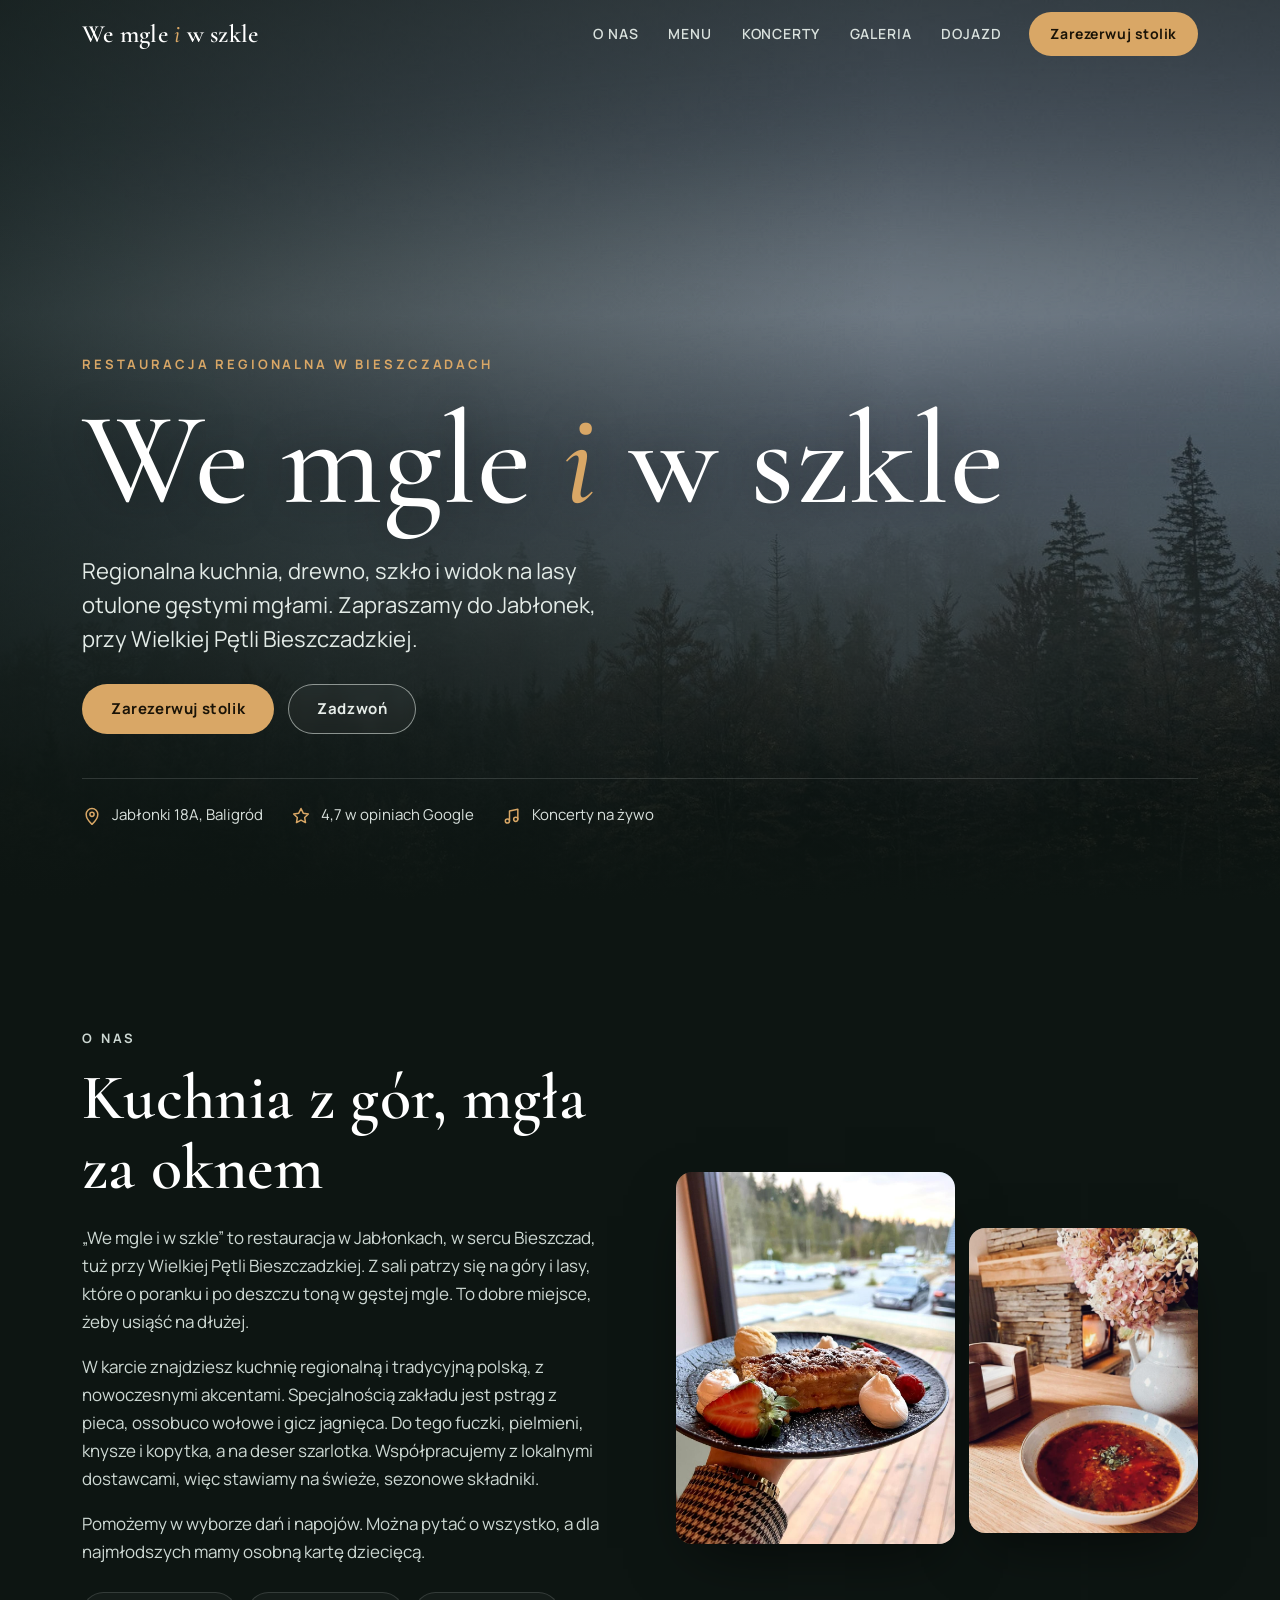
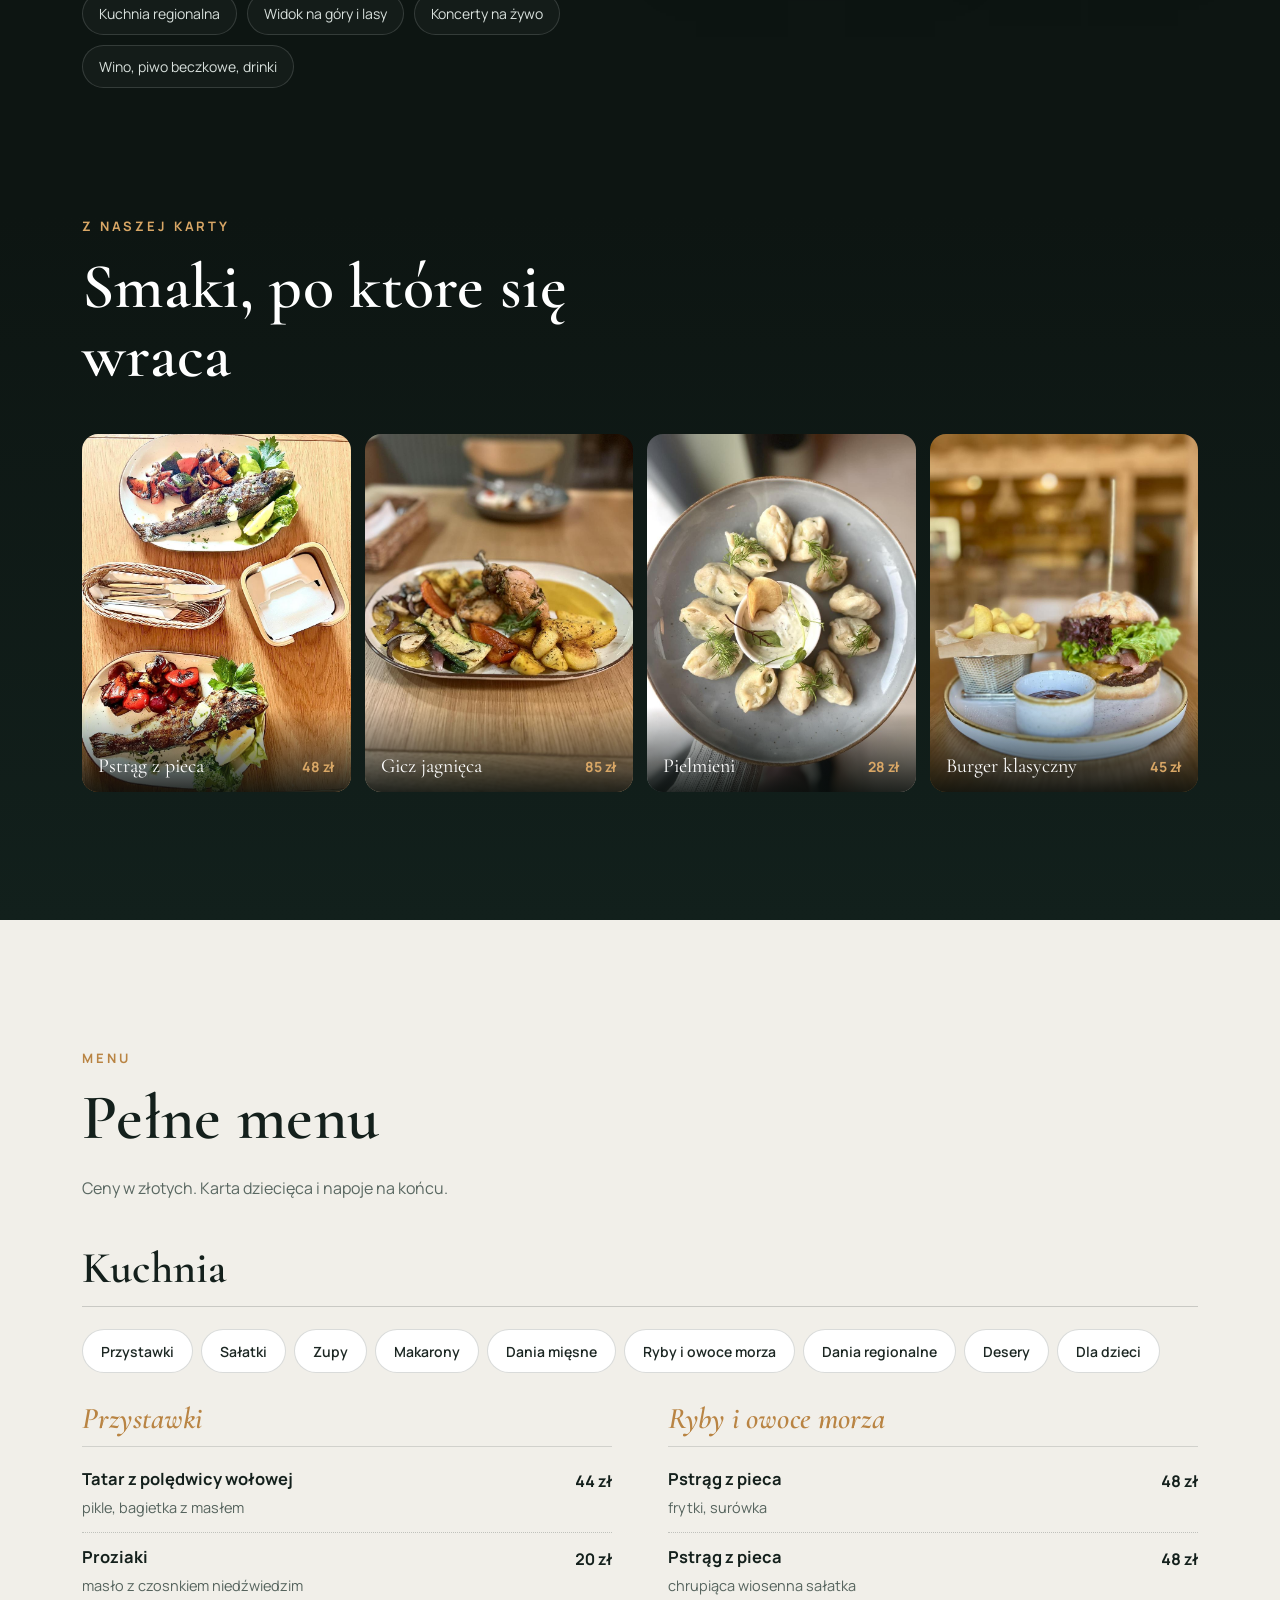
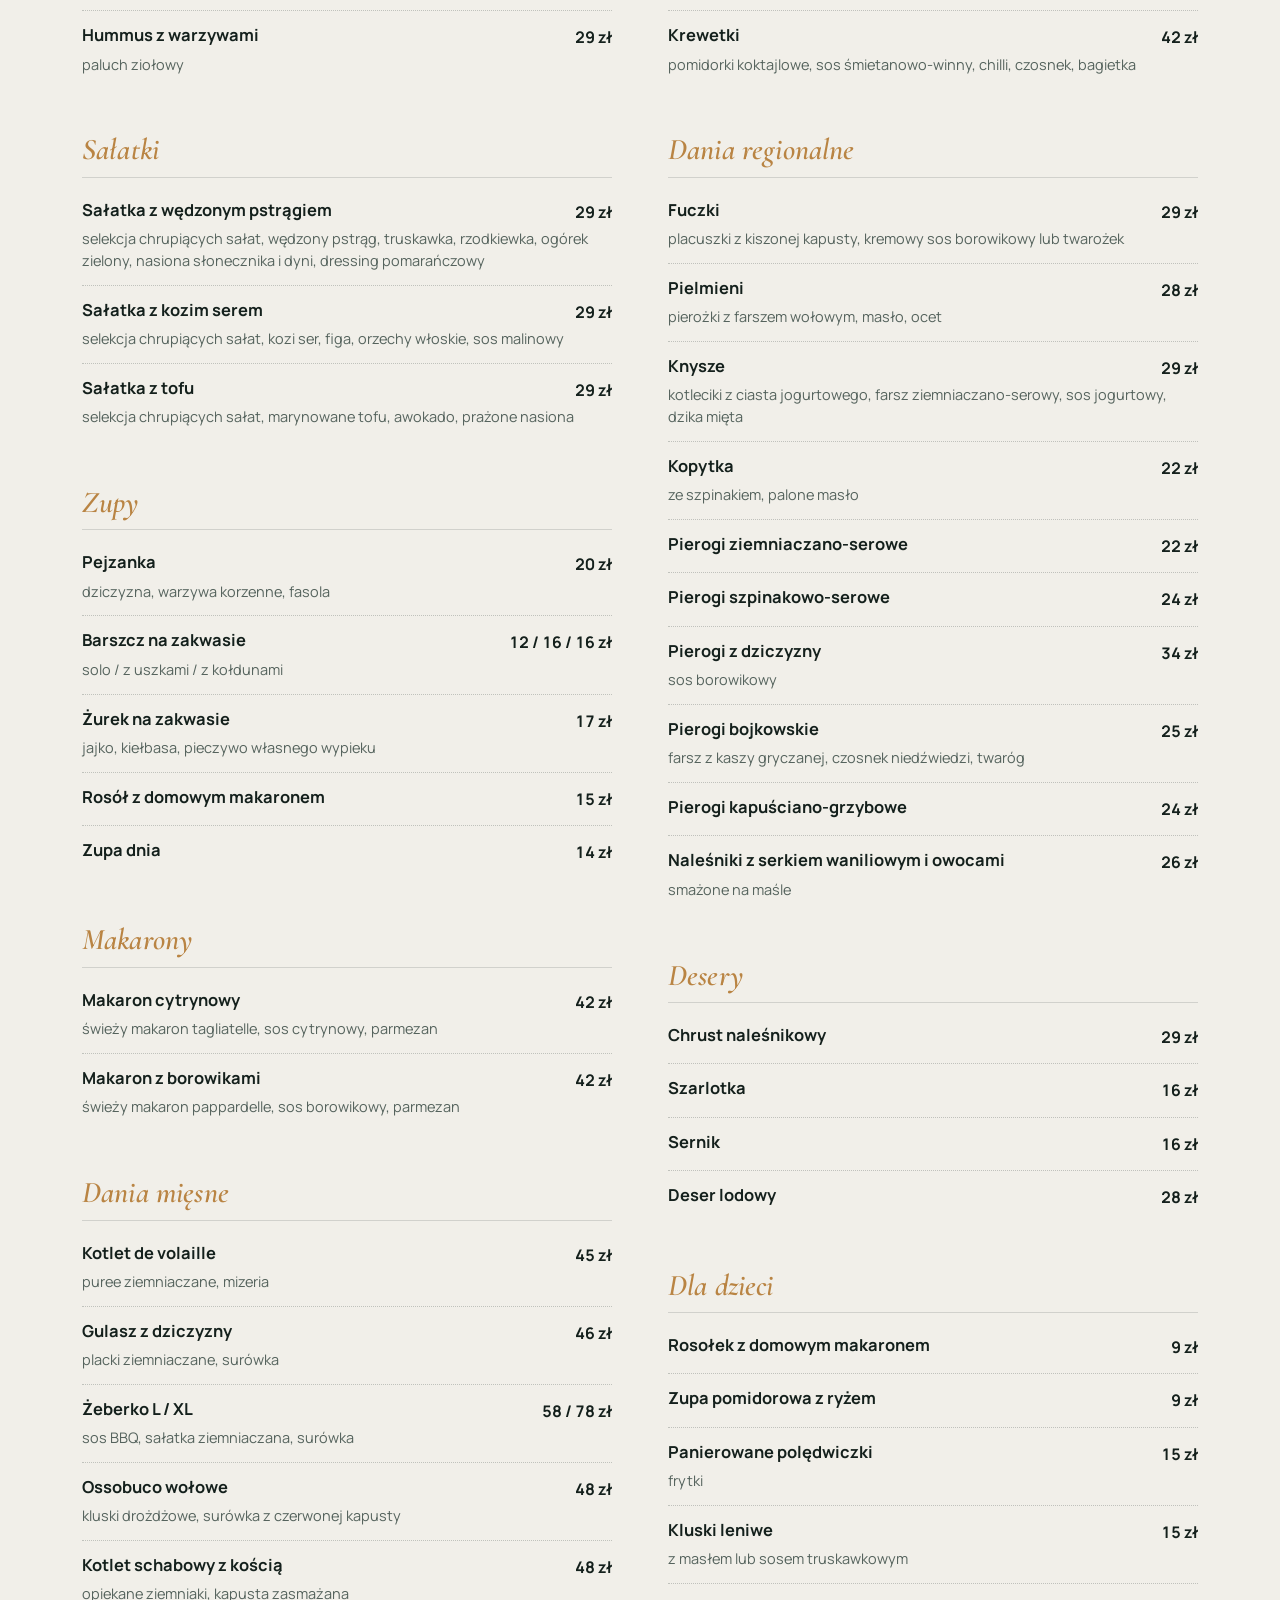
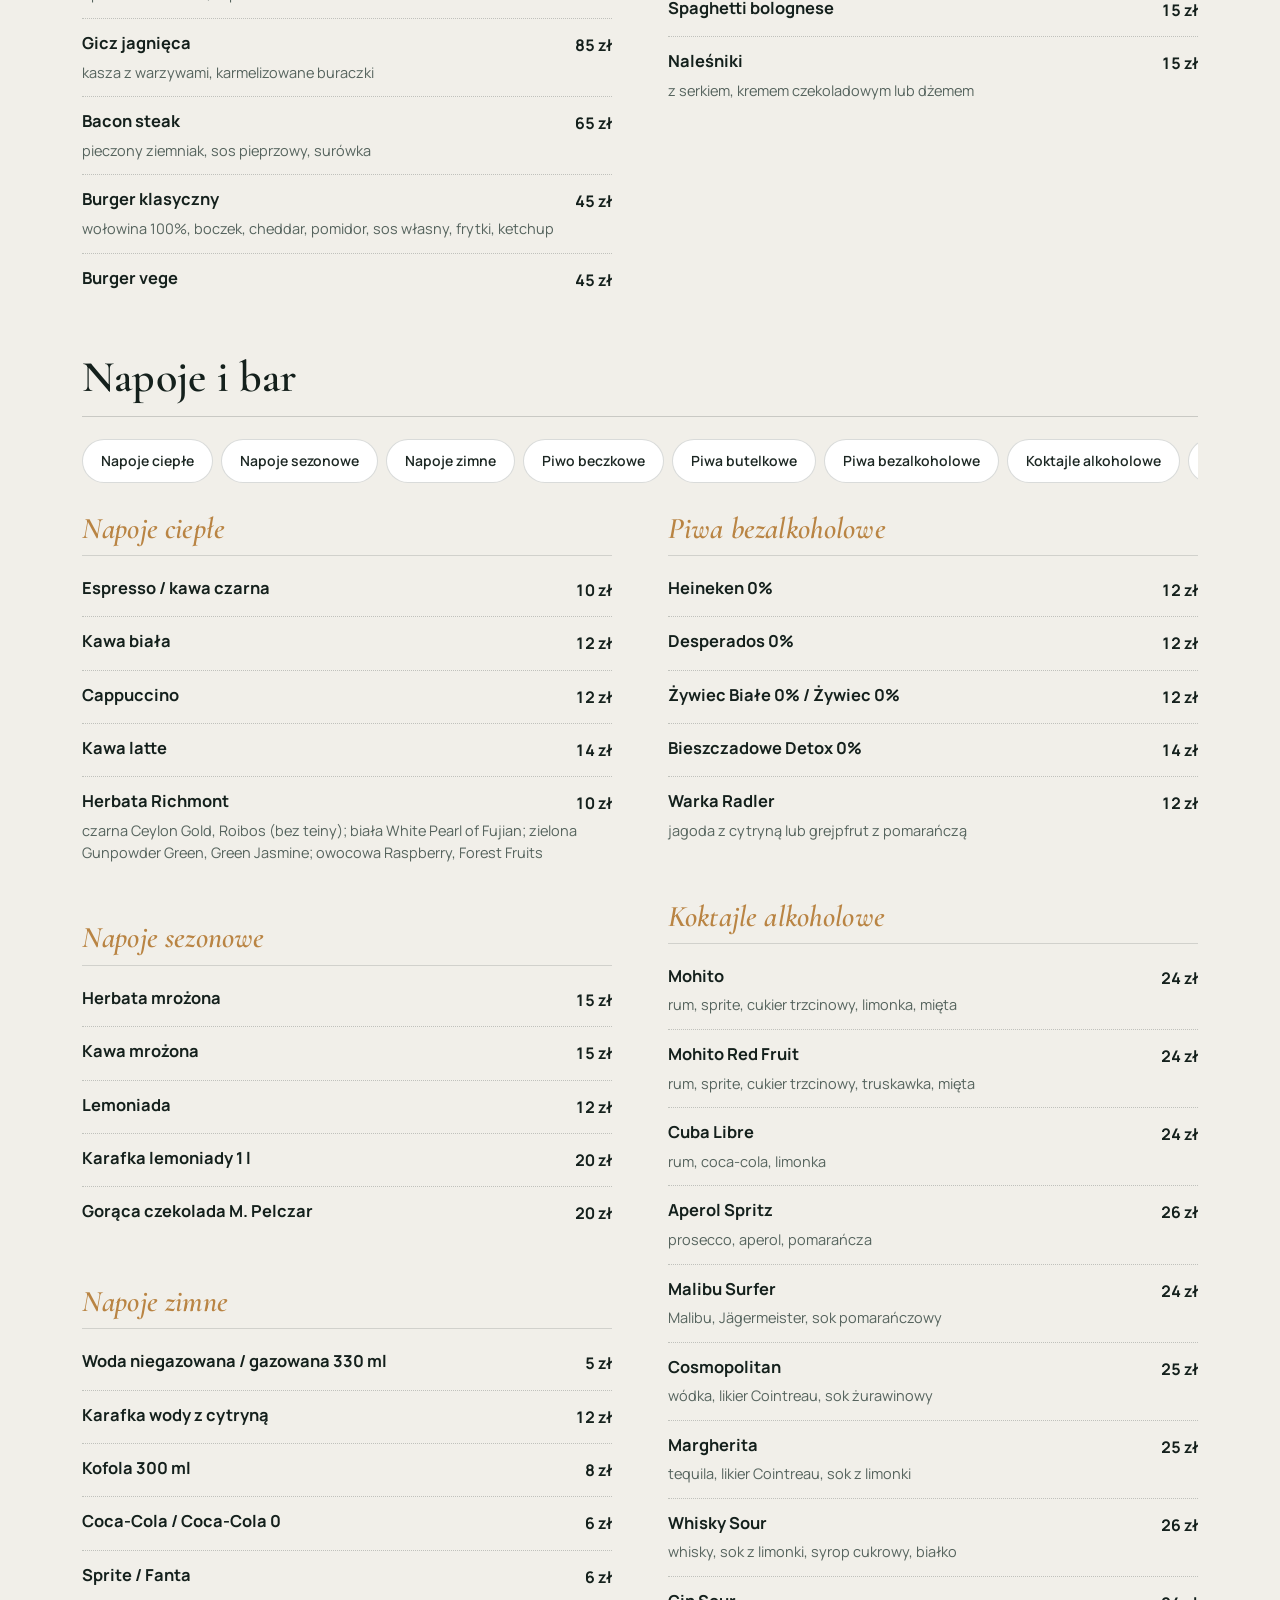
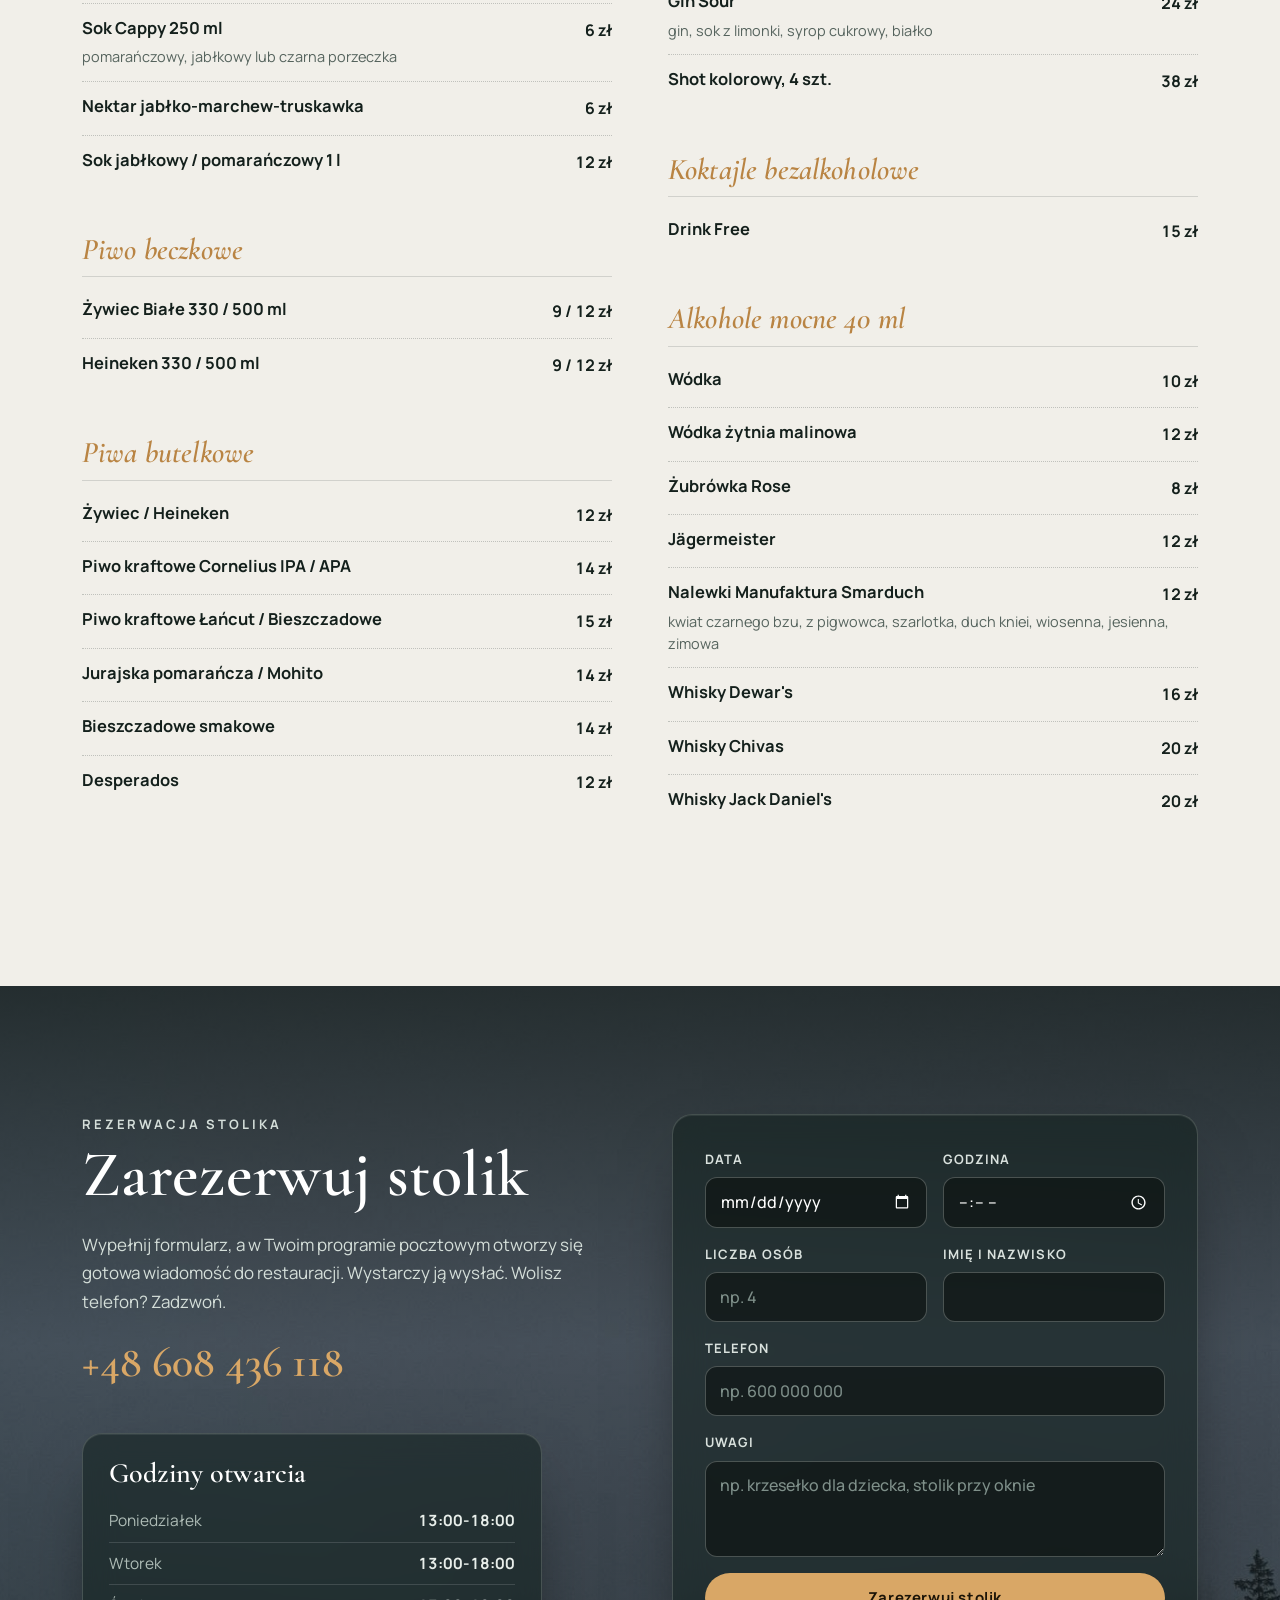
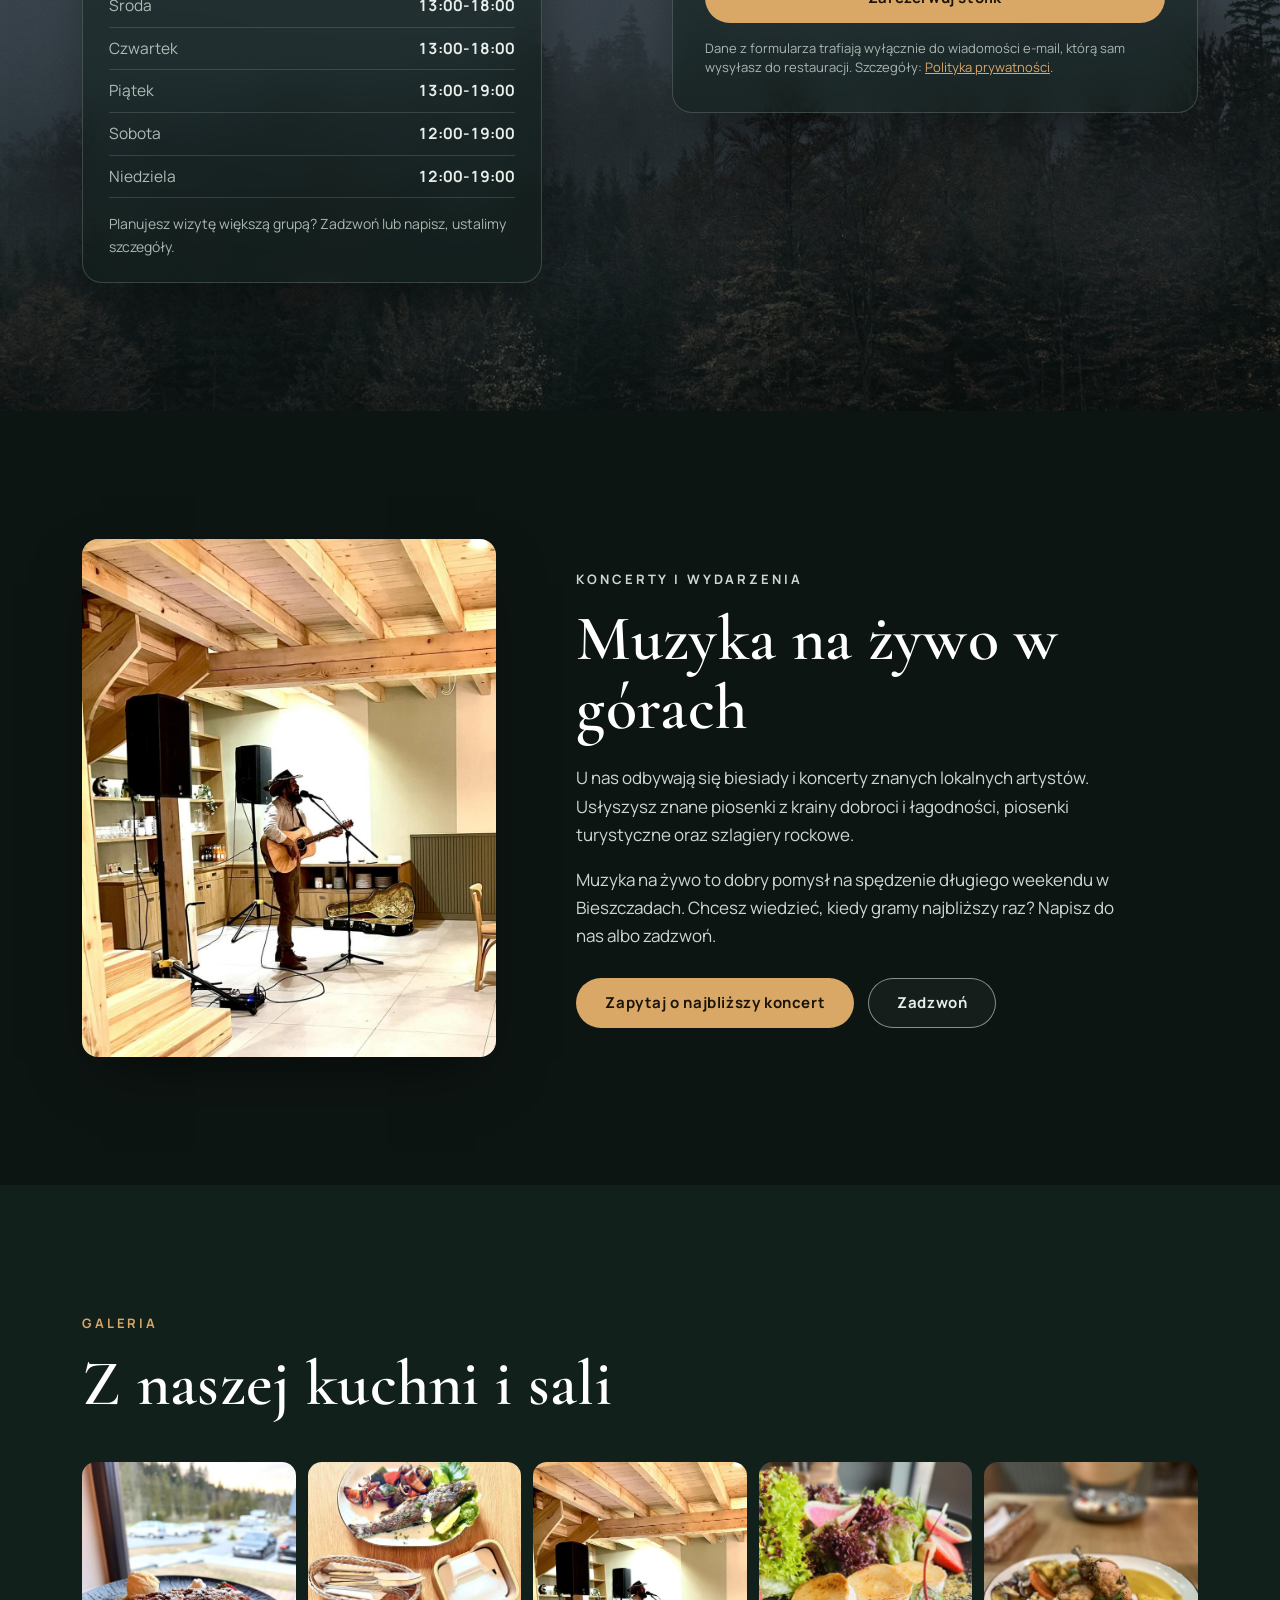
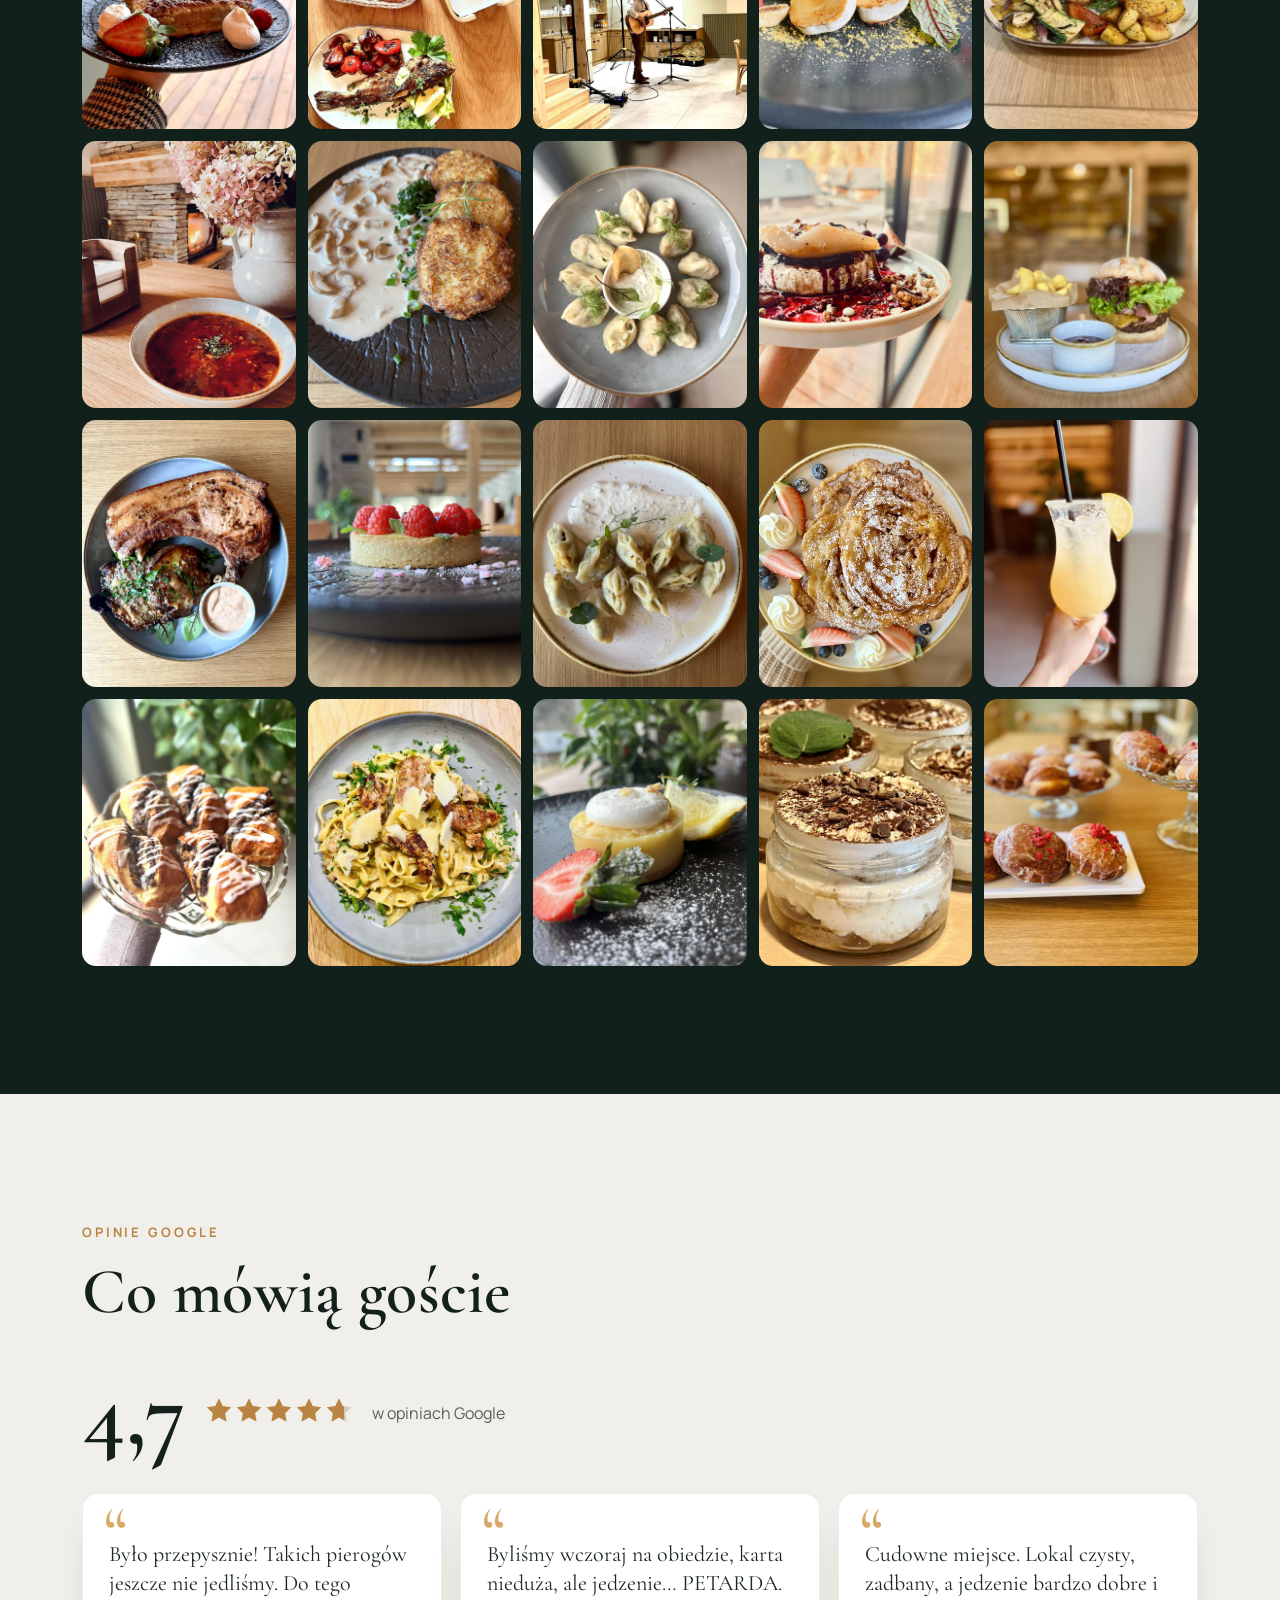
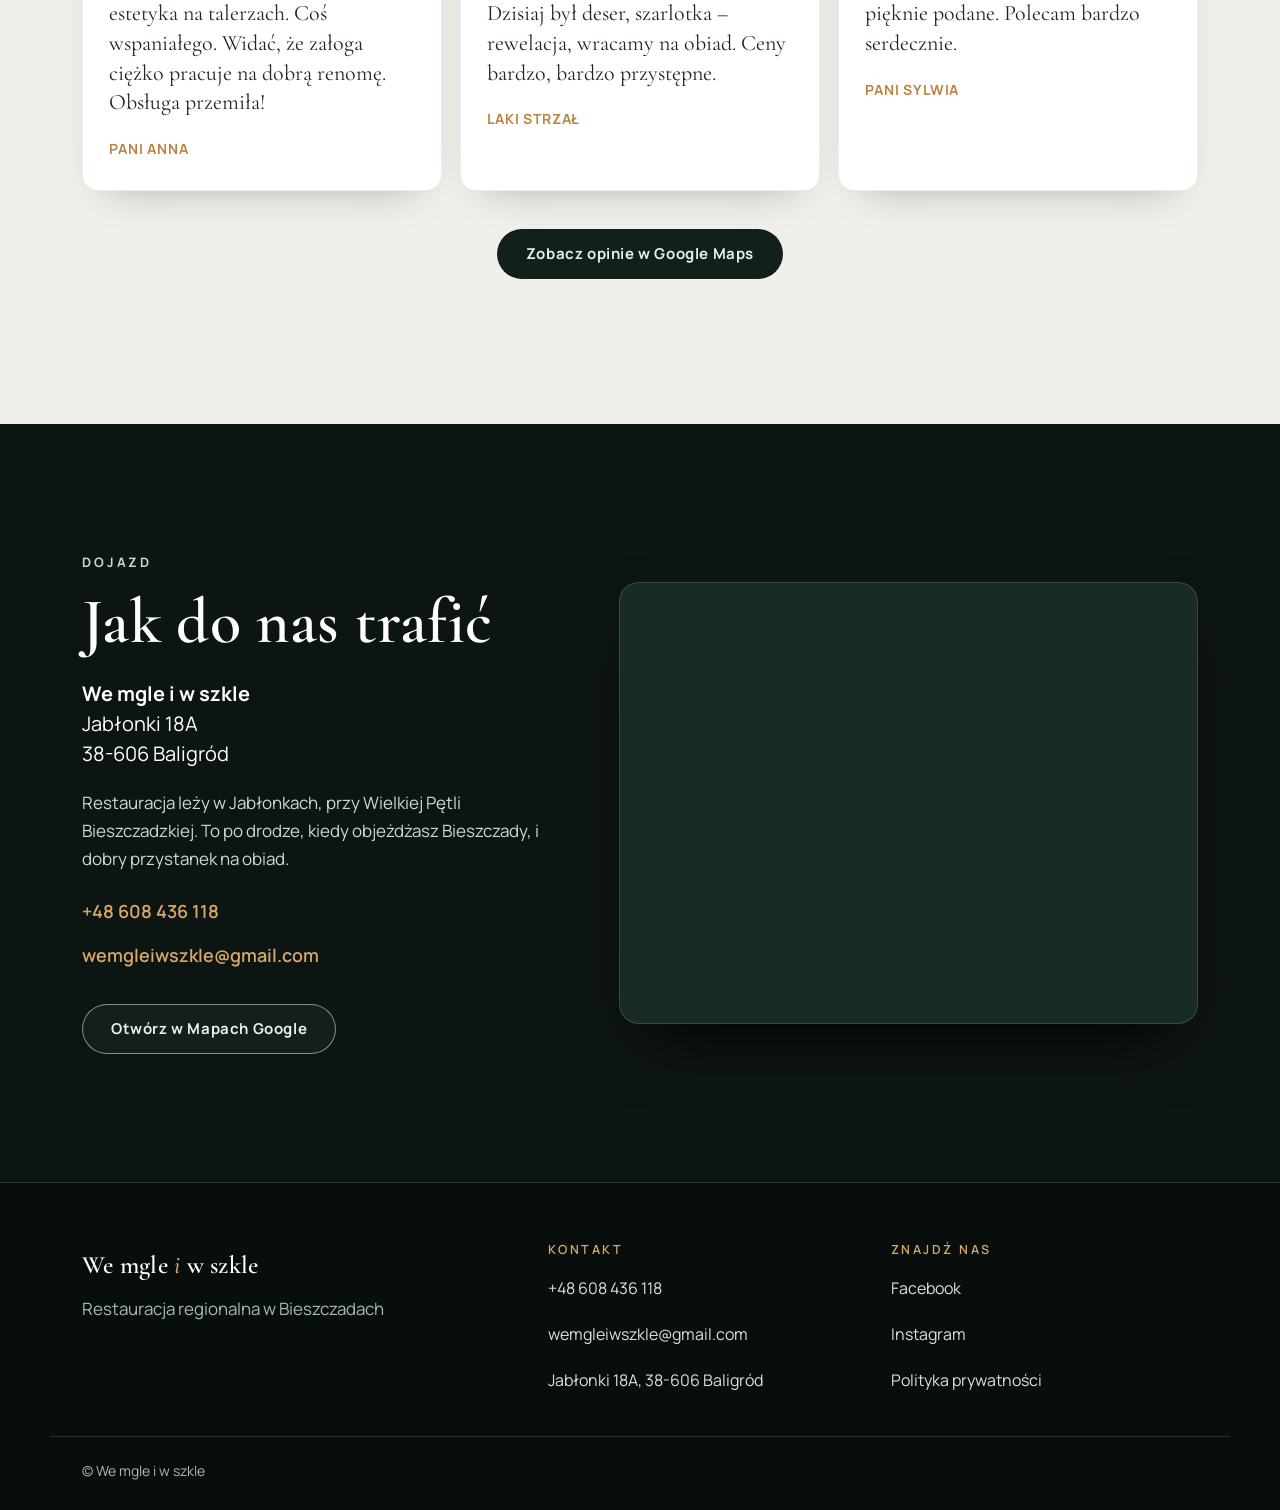
<file: index.html>
<!doctype html>
<html lang="pl">
<head>
<meta charset="utf-8">
<meta name="viewport" content="width=device-width, initial-scale=1">
<meta name="robots" content="noindex, follow">
<title>We mgle i w szkle: restauracja regionalna w Bieszczadach, Baligród</title>
<meta name="description" content="Restauracja regionalna We mgle i w szkle w Jabłonkach koło Baligrodu, przy Wielkiej Pętli Bieszczadzkiej. Pstrąg z pieca, fuczki, pielmieni, koncerty na żywo. Zarezerwuj stolik.">
<meta name="theme-color" content="#0f1916">
<link rel="icon" href="data:image/svg+xml,%3Csvg xmlns='http://www.w3.org/2000/svg' viewBox='0 0 64 64'%3E%3Crect width='64' height='64' rx='14' fill='%230f1916'/%3E%3Cpath d='M10 44c8-14 14-14 22 0 6-9 10-9 22 0' fill='none' stroke='%23d8a768' stroke-width='4' stroke-linecap='round'/%3E%3Cpath d='M12 28h40' stroke='%23c9d4cf' stroke-width='3' stroke-linecap='round' opacity='.6'/%3E%3C/svg%3E">
<meta property="og:type" content="restaurant.restaurant">
<meta property="og:locale" content="pl_PL">
<meta property="og:site_name" content="We mgle i w szkle">
<meta property="og:title" content="We mgle i w szkle: restauracja regionalna w Bieszczadach">
<meta property="og:description" content="Kuchnia regionalna, widoki na lasy otulone mgłą i koncerty na żywo. Jabłonki 18A, Baligród, przy Wielkiej Pętli Bieszczadzkiej.">
<meta property="og:image" content="img/og.jpg">
<meta property="og:image:width" content="1200">
<meta property="og:image:height" content="630">
<meta name="twitter:card" content="summary_large_image">
<link rel="preconnect" href="https://fonts.googleapis.com">
<link rel="preconnect" href="https://fonts.gstatic.com" crossorigin>
<link href="https://fonts.googleapis.com/css2?family=Cormorant+Garamond:ital,wght@0,500;0,600;0,700;1,500;1,600&family=Manrope:wght@400;500;600;700&display=swap" rel="stylesheet">
<link rel="stylesheet" href="styles.css">
<script type="application/ld+json">
{
  "@context": "https://schema.org",
  "@type": "Restaurant",
  "name": "We mgle i w szkle",
  "description": "Restauracja regionalna w Bieszczadach, przy Wielkiej Pętli Bieszczadzkiej. Kuchnia regionalna i tradycyjna polska, koncerty na żywo.",
  "servesCuisine": ["Regionalna", "Polska"],
  "telephone": "+48608436118",
  "email": "wemgleiwszkle@gmail.com",
  "address": {
    "@type": "PostalAddress",
    "streetAddress": "Jabłonki 18A",
    "postalCode": "38-606",
    "addressLocality": "Baligród",
    "addressCountry": "PL"
  },
  "hasMap": "https://www.google.com/maps/search/?api=1&query=We+mgle+i+w+szkle+Jab%C5%82onki+18A+Baligr%C3%B3d",
  "openingHoursSpecification": [
    {"@type": "OpeningHoursSpecification", "dayOfWeek": ["Monday", "Tuesday", "Wednesday", "Thursday"], "opens": "13:00", "closes": "18:00"},
    {"@type": "OpeningHoursSpecification", "dayOfWeek": "Friday", "opens": "13:00", "closes": "19:00"},
    {"@type": "OpeningHoursSpecification", "dayOfWeek": ["Saturday", "Sunday"], "opens": "12:00", "closes": "19:00"}
  ],
  "sameAs": ["https://www.facebook.com/wemgleiwszkle/", "https://www.instagram.com/wemgleiwszkle/"]
}
</script>
</head>
<body>
<a class="skip" href="#tresc">Przejdź do treści</a>

<header class="top" id="top">
  <div class="wrap top-in">
    <a class="brand" href="#start" aria-label="We mgle i w szkle, początek strony">We mgle <em>i</em> w szkle</a>
    <nav class="nav" id="nav" aria-label="Główna nawigacja">
      <a href="#o-nas">O nas</a>
      <a href="#menu">Menu</a>
      <a href="#koncerty">Koncerty</a>
      <a href="#galeria">Galeria</a>
      <a href="#dojazd">Dojazd</a>
      <a href="#rezerwacja" class="btn btn-sm btn-amber nav-cta">Zarezerwuj stolik</a>
    </nav>
    <button class="burger" id="burger" type="button" aria-expanded="false" aria-controls="nav" aria-label="Otwórz menu"><span></span><span></span><span></span></button>
  </div>
</header>

<main id="tresc">

<section class="hero" id="start">
  <img class="hero-bg" src="img/mgla-las.jpg" alt="" width="1920" height="1120" fetchpriority="high" decoding="async">
  <div class="mist m1" aria-hidden="true"></div>
  <div class="mist m2" aria-hidden="true"></div>
  <div class="wrap hero-in">
    <p class="kicker">Restauracja regionalna w Bieszczadach</p>
    <h1>We mgle <em>i</em> <span class="nb">w szkle</span></h1>
    <p class="lead">Regionalna kuchnia, drewno, szkło i widok na lasy otulone gęstymi mgłami. Zapraszamy do Jabłonek, przy Wielkiej Pętli Bieszczadzkiej.</p>
    <div class="cta-row">
      <a class="btn btn-amber" href="#rezerwacja">Zarezerwuj stolik</a>
      <a class="btn btn-ghost" href="tel:+48608436118">Zadzwoń</a>
    </div>
    <ul class="hero-facts" aria-label="Najważniejsze informacje">
      <li><svg viewBox="0 0 24 24" aria-hidden="true"><path d="M12 22s7-6.2 7-12a7 7 0 1 0-14 0c0 5.8 7 12 7 12Z"/><circle cx="12" cy="10" r="2.5"/></svg>Jabłonki 18A, Baligród</li>
      <li><svg viewBox="0 0 24 24" aria-hidden="true"><path d="m12 3 2.7 5.6 6.1.9-4.4 4.3 1 6.1L12 17l-5.4 2.9 1-6.1-4.4-4.3 6.1-.9L12 3Z"/></svg>4,7 w opiniach Google</li>
      <li><svg viewBox="0 0 24 24" aria-hidden="true"><path d="M9 18V6l10-2v12"/><circle cx="6.5" cy="18" r="2.5"/><circle cx="16.5" cy="16" r="2.5"/></svg>Koncerty na żywo</li>
    </ul>
  </div>
</section>

<section class="sec sec-dark" id="o-nas" aria-labelledby="h-onas">
  <div class="wrap about">
    <div class="about-text reveal">
      <p class="kicker">O nas</p>
      <h2 id="h-onas">Kuchnia z gór, mgła za oknem</h2>
      <p>„We mgle i w szkle” to restauracja w Jabłonkach, w sercu Bieszczad, tuż przy Wielkiej Pętli Bieszczadzkiej. Z sali patrzy się na góry i lasy, które o poranku i po deszczu toną w gęstej mgle. To dobre miejsce, żeby usiąść na dłużej.</p>
      <p>W karcie znajdziesz kuchnię regionalną i tradycyjną polską, z nowoczesnymi akcentami. Specjalnością zakładu jest pstrąg z pieca, ossobuco wołowe i gicz jagnięca. Do tego fuczki, pielmieni, knysze i kopytka, a na deser szarlotka. Współpracujemy z lokalnymi dostawcami, więc stawiamy na świeże, sezonowe składniki.</p>
      <p>Pomożemy w wyborze dań i napojów. Można pytać o wszystko, a dla najmłodszych mamy osobną kartę dziecięcą.</p>
      <ul class="pills">
        <li>Kuchnia regionalna</li>
        <li>Widok na góry i lasy</li>
        <li>Koncerty na żywo</li>
        <li>Wino, piwo beczkowe, drinki</li>
      </ul>
    </div>
    <div class="about-photos">
      <figure class="ph ph-a reveal"><img src="img/okno-las.jpg" alt="Okno restauracji z widokiem na las i deser na talerzu" width="1000" height="1333" loading="lazy" decoding="async"></figure>
      <figure class="ph ph-b reveal"><img src="img/kominek-zupa.jpg" alt="Zupa na drewnianym stole przy kominku" width="1000" height="1333" loading="lazy" decoding="async"></figure>
    </div>
  </div>
</section>

<section class="sec sec-signature" aria-labelledby="h-sig">
  <div class="wrap">
    <div class="sec-head reveal">
      <p class="kicker">Z naszej karty</p>
      <h2 id="h-sig">Smaki, po które się wraca</h2>
    </div>
    <ul class="sig">
      <li class="reveal"><figure><img src="img/pstrag.jpg" alt="Pstrąg z pieca z grillowanymi warzywami" width="880" height="1183" loading="lazy" decoding="async"><figcaption><span>Pstrąg z pieca</span><b>48 zł</b></figcaption></figure></li>
      <li class="reveal"><figure><img src="img/gicz.jpg" alt="Gicz jagnięca z warzywami i ziemniakami" width="880" height="1173" loading="lazy" decoding="async"><figcaption><span>Gicz jagnięca</span><b>85 zł</b></figcaption></figure></li>
      <li class="reveal"><figure><img src="img/pielmieni.jpg" alt="Pielmieni z masłem i koperkiem na talerzu" width="880" height="1173" loading="lazy" decoding="async"><figcaption><span>Pielmieni</span><b>28 zł</b></figcaption></figure></li>
      <li class="reveal"><figure><img src="img/burger.jpg" alt="Burger klasyczny z frytkami" width="880" height="1173" loading="lazy" decoding="async"><figcaption><span>Burger klasyczny</span><b>45 zł</b></figcaption></figure></li>
    </ul>
  </div>
</section>

<section class="sec sec-paper" id="menu" aria-labelledby="h-menu">
  <div class="wrap">
    <div class="sec-head reveal">
      <p class="kicker kicker-dark">Menu</p>
      <h2 id="h-menu">Pełne menu</h2>
      <p class="sub">Ceny w złotych. Karta dziecięca i napoje na końcu.</p>
    </div>

    <h3 class="mgroup" id="kuchnia">Kuchnia</h3>
    <nav class="chips" aria-label="Kategorie dań"><a href="#m-przystawki">Przystawki</a><a href="#m-salatki">Sałatki</a><a href="#m-zupy">Zupy</a><a href="#m-makarony">Makarony</a><a href="#m-dania-miesne">Dania mięsne</a><a href="#m-ryby-i-owoce-morza">Ryby i owoce morza</a><a href="#m-dania-regionalne">Dania regionalne</a><a href="#m-desery">Desery</a><a href="#m-dla-dzieci">Dla dzieci</a></nav>
    <div class="mgrid">
<section class="mcat" id="m-przystawki" aria-labelledby="h-przystawki">
<h4 id="h-przystawki">Przystawki</h4>
<ul class="mlist">
<li><span class="mn">Tatar z polędwicy wołowej</span><span class="mp">44 zł</span><span class="md">pikle, bagietka z masłem</span></li>
<li><span class="mn">Proziaki</span><span class="mp">20 zł</span><span class="md">masło z czosnkiem niedźwiedzim</span></li>
<li><span class="mn">Hummus z warzywami</span><span class="mp">29 zł</span><span class="md">paluch ziołowy</span></li>
</ul></section>
<section class="mcat" id="m-salatki" aria-labelledby="h-salatki">
<h4 id="h-salatki">Sałatki</h4>
<ul class="mlist">
<li><span class="mn">Sałatka z wędzonym pstrągiem</span><span class="mp">29 zł</span><span class="md">selekcja chrupiących sałat, wędzony pstrąg, truskawka, rzodkiewka, ogórek zielony, nasiona słonecznika i dyni, dressing pomarańczowy</span></li>
<li><span class="mn">Sałatka z kozim serem</span><span class="mp">29 zł</span><span class="md">selekcja chrupiących sałat, kozi ser, figa, orzechy włoskie, sos malinowy</span></li>
<li><span class="mn">Sałatka z tofu</span><span class="mp">29 zł</span><span class="md">selekcja chrupiących sałat, marynowane tofu, awokado, prażone nasiona</span></li>
</ul></section>
<section class="mcat" id="m-zupy" aria-labelledby="h-zupy">
<h4 id="h-zupy">Zupy</h4>
<ul class="mlist">
<li><span class="mn">Pejzanka</span><span class="mp">20 zł</span><span class="md">dziczyzna, warzywa korzenne, fasola</span></li>
<li><span class="mn">Barszcz na zakwasie</span><span class="mp">12 / 16 / 16 zł</span><span class="md">solo / z uszkami / z kołdunami</span></li>
<li><span class="mn">Żurek na zakwasie</span><span class="mp">17 zł</span><span class="md">jajko, kiełbasa, pieczywo własnego wypieku</span></li>
<li><span class="mn">Rosół z domowym makaronem</span><span class="mp">15 zł</span></li>
<li><span class="mn">Zupa dnia</span><span class="mp">14 zł</span></li>
</ul></section>
<section class="mcat" id="m-makarony" aria-labelledby="h-makarony">
<h4 id="h-makarony">Makarony</h4>
<ul class="mlist">
<li><span class="mn">Makaron cytrynowy</span><span class="mp">42 zł</span><span class="md">świeży makaron tagliatelle, sos cytrynowy, parmezan</span></li>
<li><span class="mn">Makaron z borowikami</span><span class="mp">42 zł</span><span class="md">świeży makaron pappardelle, sos borowikowy, parmezan</span></li>
</ul></section>
<section class="mcat" id="m-dania-miesne" aria-labelledby="h-dania-miesne">
<h4 id="h-dania-miesne">Dania mięsne</h4>
<ul class="mlist">
<li><span class="mn">Kotlet de volaille</span><span class="mp">45 zł</span><span class="md">puree ziemniaczane, mizeria</span></li>
<li><span class="mn">Gulasz z dziczyzny</span><span class="mp">46 zł</span><span class="md">placki ziemniaczane, surówka</span></li>
<li><span class="mn">Żeberko L / XL</span><span class="mp">58 / 78 zł</span><span class="md">sos BBQ, sałatka ziemniaczana, surówka</span></li>
<li><span class="mn">Ossobuco wołowe</span><span class="mp">48 zł</span><span class="md">kluski drożdżowe, surówka z czerwonej kapusty</span></li>
<li><span class="mn">Kotlet schabowy z kością</span><span class="mp">48 zł</span><span class="md">opiekane ziemniaki, kapusta zasmażana</span></li>
<li><span class="mn">Gicz jagnięca</span><span class="mp">85 zł</span><span class="md">kasza z warzywami, karmelizowane buraczki</span></li>
<li><span class="mn">Bacon steak</span><span class="mp">65 zł</span><span class="md">pieczony ziemniak, sos pieprzowy, surówka</span></li>
<li><span class="mn">Burger klasyczny</span><span class="mp">45 zł</span><span class="md">wołowina 100%, boczek, cheddar, pomidor, sos własny, frytki, ketchup</span></li>
<li><span class="mn">Burger vege</span><span class="mp">45 zł</span></li>
</ul></section>
<section class="mcat" id="m-ryby-i-owoce-morza" aria-labelledby="h-ryby-i-owoce-morza">
<h4 id="h-ryby-i-owoce-morza">Ryby i owoce morza</h4>
<ul class="mlist">
<li><span class="mn">Pstrąg z pieca</span><span class="mp">48 zł</span><span class="md">frytki, surówka</span></li>
<li><span class="mn">Pstrąg z pieca</span><span class="mp">48 zł</span><span class="md">chrupiąca wiosenna sałatka</span></li>
<li><span class="mn">Krewetki</span><span class="mp">42 zł</span><span class="md">pomidorki koktajlowe, sos śmietanowo-winny, chilli, czosnek, bagietka</span></li>
</ul></section>
<section class="mcat" id="m-dania-regionalne" aria-labelledby="h-dania-regionalne">
<h4 id="h-dania-regionalne">Dania regionalne</h4>
<ul class="mlist">
<li><span class="mn">Fuczki</span><span class="mp">29 zł</span><span class="md">placuszki z kiszonej kapusty, kremowy sos borowikowy lub twarożek</span></li>
<li><span class="mn">Pielmieni</span><span class="mp">28 zł</span><span class="md">pierożki z farszem wołowym, masło, ocet</span></li>
<li><span class="mn">Knysze</span><span class="mp">29 zł</span><span class="md">kotleciki z ciasta jogurtowego, farsz ziemniaczano-serowy, sos jogurtowy, dzika mięta</span></li>
<li><span class="mn">Kopytka</span><span class="mp">22 zł</span><span class="md">ze szpinakiem, palone masło</span></li>
<li><span class="mn">Pierogi ziemniaczano-serowe</span><span class="mp">22 zł</span></li>
<li><span class="mn">Pierogi szpinakowo-serowe</span><span class="mp">24 zł</span></li>
<li><span class="mn">Pierogi z dziczyzny</span><span class="mp">34 zł</span><span class="md">sos borowikowy</span></li>
<li><span class="mn">Pierogi bojkowskie</span><span class="mp">25 zł</span><span class="md">farsz z kaszy gryczanej, czosnek niedźwiedzi, twaróg</span></li>
<li><span class="mn">Pierogi kapuściano-grzybowe</span><span class="mp">24 zł</span></li>
<li><span class="mn">Naleśniki z serkiem waniliowym i owocami</span><span class="mp">26 zł</span><span class="md">smażone na maśle</span></li>
</ul></section>
<section class="mcat" id="m-desery" aria-labelledby="h-desery">
<h4 id="h-desery">Desery</h4>
<ul class="mlist">
<li><span class="mn">Chrust naleśnikowy</span><span class="mp">29 zł</span></li>
<li><span class="mn">Szarlotka</span><span class="mp">16 zł</span></li>
<li><span class="mn">Sernik</span><span class="mp">16 zł</span></li>
<li><span class="mn">Deser lodowy</span><span class="mp">28 zł</span></li>
</ul></section>
<section class="mcat" id="m-dla-dzieci" aria-labelledby="h-dla-dzieci">
<h4 id="h-dla-dzieci">Dla dzieci</h4>
<ul class="mlist">
<li><span class="mn">Rosołek z domowym makaronem</span><span class="mp">9 zł</span></li>
<li><span class="mn">Zupa pomidorowa z ryżem</span><span class="mp">9 zł</span></li>
<li><span class="mn">Panierowane polędwiczki</span><span class="mp">15 zł</span><span class="md">frytki</span></li>
<li><span class="mn">Kluski leniwe</span><span class="mp">15 zł</span><span class="md">z masłem lub sosem truskawkowym</span></li>
<li><span class="mn">Spaghetti bolognese</span><span class="mp">15 zł</span></li>
<li><span class="mn">Naleśniki</span><span class="mp">15 zł</span><span class="md">z serkiem, kremem czekoladowym lub dżemem</span></li>
</ul></section>
    </div>

    <h3 class="mgroup" id="napoje">Napoje i bar</h3>
    <nav class="chips" aria-label="Kategorie napojów"><a href="#m-napoje-cieple">Napoje ciepłe</a><a href="#m-napoje-sezonowe">Napoje sezonowe</a><a href="#m-napoje-zimne">Napoje zimne</a><a href="#m-piwo-beczkowe">Piwo beczkowe</a><a href="#m-piwa-butelkowe">Piwa butelkowe</a><a href="#m-piwa-bezalkoholowe">Piwa bezalkoholowe</a><a href="#m-koktajle-alkoholowe">Koktajle alkoholowe</a><a href="#m-koktajle-bezalkoholowe">Koktajle bezalkoholowe</a><a href="#m-alkohole-mocne-40-ml">Alkohole mocne 40 ml</a></nav>
    <div class="mgrid">
<section class="mcat" id="m-napoje-cieple" aria-labelledby="h-napoje-cieple">
<h4 id="h-napoje-cieple">Napoje ciepłe</h4>
<ul class="mlist">
<li><span class="mn">Espresso / kawa czarna</span><span class="mp">10 zł</span></li>
<li><span class="mn">Kawa biała</span><span class="mp">12 zł</span></li>
<li><span class="mn">Cappuccino</span><span class="mp">12 zł</span></li>
<li><span class="mn">Kawa latte</span><span class="mp">14 zł</span></li>
<li><span class="mn">Herbata Richmont</span><span class="mp">10 zł</span><span class="md">czarna Ceylon Gold, Roibos (bez teiny); biała White Pearl of Fujian; zielona Gunpowder Green, Green Jasmine; owocowa Raspberry, Forest Fruits</span></li>
</ul></section>
<section class="mcat" id="m-napoje-sezonowe" aria-labelledby="h-napoje-sezonowe">
<h4 id="h-napoje-sezonowe">Napoje sezonowe</h4>
<ul class="mlist">
<li><span class="mn">Herbata mrożona</span><span class="mp">15 zł</span></li>
<li><span class="mn">Kawa mrożona</span><span class="mp">15 zł</span></li>
<li><span class="mn">Lemoniada</span><span class="mp">12 zł</span></li>
<li><span class="mn">Karafka lemoniady 1 l</span><span class="mp">20 zł</span></li>
<li><span class="mn">Gorąca czekolada M. Pelczar</span><span class="mp">20 zł</span></li>
</ul></section>
<section class="mcat" id="m-napoje-zimne" aria-labelledby="h-napoje-zimne">
<h4 id="h-napoje-zimne">Napoje zimne</h4>
<ul class="mlist">
<li><span class="mn">Woda niegazowana / gazowana 330 ml</span><span class="mp">5 zł</span></li>
<li><span class="mn">Karafka wody z cytryną</span><span class="mp">12 zł</span></li>
<li><span class="mn">Kofola 300 ml</span><span class="mp">8 zł</span></li>
<li><span class="mn">Coca-Cola / Coca-Cola 0</span><span class="mp">6 zł</span></li>
<li><span class="mn">Sprite / Fanta</span><span class="mp">6 zł</span></li>
<li><span class="mn">Sok Cappy 250 ml</span><span class="mp">6 zł</span><span class="md">pomarańczowy, jabłkowy lub czarna porzeczka</span></li>
<li><span class="mn">Nektar jabłko-marchew-truskawka</span><span class="mp">6 zł</span></li>
<li><span class="mn">Sok jabłkowy / pomarańczowy 1 l</span><span class="mp">12 zł</span></li>
</ul></section>
<section class="mcat" id="m-piwo-beczkowe" aria-labelledby="h-piwo-beczkowe">
<h4 id="h-piwo-beczkowe">Piwo beczkowe</h4>
<ul class="mlist">
<li><span class="mn">Żywiec Białe 330 / 500 ml</span><span class="mp">9 / 12 zł</span></li>
<li><span class="mn">Heineken 330 / 500 ml</span><span class="mp">9 / 12 zł</span></li>
</ul></section>
<section class="mcat" id="m-piwa-butelkowe" aria-labelledby="h-piwa-butelkowe">
<h4 id="h-piwa-butelkowe">Piwa butelkowe</h4>
<ul class="mlist">
<li><span class="mn">Żywiec / Heineken</span><span class="mp">12 zł</span></li>
<li><span class="mn">Piwo kraftowe Cornelius IPA / APA</span><span class="mp">14 zł</span></li>
<li><span class="mn">Piwo kraftowe Łańcut / Bieszczadowe</span><span class="mp">15 zł</span></li>
<li><span class="mn">Jurajska pomarańcza / Mohito</span><span class="mp">14 zł</span></li>
<li><span class="mn">Bieszczadowe smakowe</span><span class="mp">14 zł</span></li>
<li><span class="mn">Desperados</span><span class="mp">12 zł</span></li>
</ul></section>
<section class="mcat" id="m-piwa-bezalkoholowe" aria-labelledby="h-piwa-bezalkoholowe">
<h4 id="h-piwa-bezalkoholowe">Piwa bezalkoholowe</h4>
<ul class="mlist">
<li><span class="mn">Heineken 0%</span><span class="mp">12 zł</span></li>
<li><span class="mn">Desperados 0%</span><span class="mp">12 zł</span></li>
<li><span class="mn">Żywiec Białe 0% / Żywiec 0%</span><span class="mp">12 zł</span></li>
<li><span class="mn">Bieszczadowe Detox 0%</span><span class="mp">14 zł</span></li>
<li><span class="mn">Warka Radler</span><span class="mp">12 zł</span><span class="md">jagoda z cytryną lub grejpfrut z pomarańczą</span></li>
</ul></section>
<section class="mcat" id="m-koktajle-alkoholowe" aria-labelledby="h-koktajle-alkoholowe">
<h4 id="h-koktajle-alkoholowe">Koktajle alkoholowe</h4>
<ul class="mlist">
<li><span class="mn">Mohito</span><span class="mp">24 zł</span><span class="md">rum, sprite, cukier trzcinowy, limonka, mięta</span></li>
<li><span class="mn">Mohito Red Fruit</span><span class="mp">24 zł</span><span class="md">rum, sprite, cukier trzcinowy, truskawka, mięta</span></li>
<li><span class="mn">Cuba Libre</span><span class="mp">24 zł</span><span class="md">rum, coca-cola, limonka</span></li>
<li><span class="mn">Aperol Spritz</span><span class="mp">26 zł</span><span class="md">prosecco, aperol, pomarańcza</span></li>
<li><span class="mn">Malibu Surfer</span><span class="mp">24 zł</span><span class="md">Malibu, Jägermeister, sok pomarańczowy</span></li>
<li><span class="mn">Cosmopolitan</span><span class="mp">25 zł</span><span class="md">wódka, likier Cointreau, sok żurawinowy</span></li>
<li><span class="mn">Margherita</span><span class="mp">25 zł</span><span class="md">tequila, likier Cointreau, sok z limonki</span></li>
<li><span class="mn">Whisky Sour</span><span class="mp">26 zł</span><span class="md">whisky, sok z limonki, syrop cukrowy, białko</span></li>
<li><span class="mn">Gin Sour</span><span class="mp">24 zł</span><span class="md">gin, sok z limonki, syrop cukrowy, białko</span></li>
<li><span class="mn">Shot kolorowy, 4 szt.</span><span class="mp">38 zł</span></li>
</ul></section>
<section class="mcat" id="m-koktajle-bezalkoholowe" aria-labelledby="h-koktajle-bezalkoholowe">
<h4 id="h-koktajle-bezalkoholowe">Koktajle bezalkoholowe</h4>
<ul class="mlist">
<li><span class="mn">Drink Free</span><span class="mp">15 zł</span></li>
</ul></section>
<section class="mcat" id="m-alkohole-mocne-40-ml" aria-labelledby="h-alkohole-mocne-40-ml">
<h4 id="h-alkohole-mocne-40-ml">Alkohole mocne 40 ml</h4>
<ul class="mlist">
<li><span class="mn">Wódka</span><span class="mp">10 zł</span></li>
<li><span class="mn">Wódka żytnia malinowa</span><span class="mp">12 zł</span></li>
<li><span class="mn">Żubrówka Rose</span><span class="mp">8 zł</span></li>
<li><span class="mn">Jägermeister</span><span class="mp">12 zł</span></li>
<li><span class="mn">Nalewki Manufaktura Smarduch</span><span class="mp">12 zł</span><span class="md">kwiat czarnego bzu, z pigwowca, szarlotka, duch kniei, wiosenna, jesienna, zimowa</span></li>
<li><span class="mn">Whisky Dewar&#x27;s</span><span class="mp">16 zł</span></li>
<li><span class="mn">Whisky Chivas</span><span class="mp">20 zł</span></li>
<li><span class="mn">Whisky Jack Daniel&#x27;s</span><span class="mp">20 zł</span></li>
</ul></section>
    </div>
  </div>
</section>

<section class="sec sec-fog" id="rezerwacja" aria-labelledby="h-rez">
  <img class="fog-bg" src="img/mgla-las.jpg" alt="" width="1920" height="1120" loading="lazy" decoding="async">
  <div class="wrap rez">
    <div class="rez-text reveal">
      <p class="kicker">Rezerwacja stolika</p>
      <h2 id="h-rez">Zarezerwuj stolik</h2>
      <p>Wypełnij formularz, a w Twoim programie pocztowym otworzy się gotowa wiadomość do restauracji. Wystarczy ją wysłać. Wolisz telefon? Zadzwoń.</p>
      <a class="bigtel" href="tel:+48608436118">+48 608 436 118</a>
    </div>

    <form class="rform glass reveal" id="rform" action="mailto:wemgleiwszkle@gmail.com" method="post" enctype="text/plain" novalidate>
      <div class="row2">
        <label>Data
          <input type="date" name="data" id="f-data" required>
        </label>
        <label>Godzina
          <input type="time" name="godzina" id="f-godzina" required>
        </label>
      </div>
      <div class="row2">
        <label>Liczba osób
          <input type="number" name="osoby" id="f-osoby" min="1" max="60" inputmode="numeric" placeholder="np. 4" required>
        </label>
        <label>Imię i nazwisko
          <input type="text" name="imie" id="f-imie" autocomplete="name" required>
        </label>
      </div>
      <label>Telefon
        <input type="tel" name="telefon" id="f-tel" autocomplete="tel" inputmode="tel" placeholder="np. 600 000 000" required>
      </label>
      <label>Uwagi
        <textarea name="uwagi" id="f-uwagi" rows="3" placeholder="np. krzesełko dla dziecka, stolik przy oknie"></textarea>
      </label>
      <p class="form-err" id="f-err" role="alert" hidden></p>
      <button class="btn btn-amber btn-block" type="submit">Zarezerwuj stolik</button>
      <p class="form-note">Dane z formularza trafiają wyłącznie do wiadomości e-mail, którą sam wysyłasz do restauracji. Szczegóły: <a href="privacy.html">Polityka prywatności</a>.</p>
    </form>

    <div class="hours glass reveal">
      <h3>Godziny otwarcia</h3>
      <dl>
        <div><dt>Poniedziałek</dt><dd>13:00-18:00</dd></div>
        <div><dt>Wtorek</dt><dd>13:00-18:00</dd></div>
        <div><dt>Środa</dt><dd>13:00-18:00</dd></div>
        <div><dt>Czwartek</dt><dd>13:00-18:00</dd></div>
        <div><dt>Piątek</dt><dd>13:00-19:00</dd></div>
        <div><dt>Sobota</dt><dd>12:00-19:00</dd></div>
        <div><dt>Niedziela</dt><dd>12:00-19:00</dd></div>
      </dl>
      <p class="note">Planujesz wizytę większą grupą? Zadzwoń lub napisz, ustalimy szczegóły.</p>
    </div>
  </div>
</section>

<section class="sec sec-dark" id="koncerty" aria-labelledby="h-kon">
  <div class="wrap concert">
    <figure class="ph ph-c reveal"><img src="img/wnetrze-koncert.jpg" alt="Muzyk z gitarą w drewnianym wnętrzu restauracji" width="1000" height="1623" loading="lazy" decoding="async"></figure>
    <div class="concert-text reveal">
      <p class="kicker">Koncerty i wydarzenia</p>
      <h2 id="h-kon">Muzyka na żywo w górach</h2>
      <p>U nas odbywają się biesiady i koncerty znanych lokalnych artystów. Usłyszysz znane piosenki z krainy dobroci i łagodności, piosenki turystyczne oraz szlagiery rockowe.</p>
      <p>Muzyka na żywo to dobry pomysł na spędzenie długiego weekendu w Bieszczadach. Chcesz wiedzieć, kiedy gramy najbliższy raz? Napisz do nas albo zadzwoń.</p>
      <div class="cta-row">
        <a class="btn btn-amber" href="mailto:wemgleiwszkle@gmail.com?subject=Zapytanie%20o%20najbli%C5%BCszy%20koncert&amp;body=Dzie%C5%84%20dobry%2C%0A%0Achcia%C5%82%28a%29bym%20zapyta%C4%87%20o%20najbli%C5%BCszy%20koncert%20w%20restauracji.%0A%0APozdrawiam">Zapytaj o najbliższy koncert</a>
        <a class="btn btn-ghost" href="tel:+48608436118">Zadzwoń</a>
      </div>
    </div>
  </div>
</section>

<section class="sec sec-pine" id="galeria" aria-labelledby="h-gal">
  <div class="wrap">
    <div class="sec-head reveal">
      <p class="kicker">Galeria</p>
      <h2 id="h-gal">Z naszej kuchni i sali</h2>
    </div>
    <ul class="gallery">
<li><button type="button" class="gbtn" data-full="img/okno-las.jpg" data-alt="Deser na tle okna z widokiem na las" aria-label="Powiększ zdjęcie: Deser na tle okna z widokiem na las"><img src="img/okno-las.jpg" alt="Deser na tle okna z widokiem na las" width="1000" height="1333" loading="lazy" decoding="async"></button></li>
<li><button type="button" class="gbtn" data-full="img/pstrag.jpg" data-alt="Pstrąg z pieca z surówką" aria-label="Powiększ zdjęcie: Pstrąg z pieca z surówką"><img src="img/pstrag.jpg" alt="Pstrąg z pieca z surówką" width="880" height="1183" loading="lazy" decoding="async"></button></li>
<li><button type="button" class="gbtn" data-full="img/wnetrze-koncert.jpg" data-alt="Muzyk grający na żywo w drewnianym wnętrzu restauracji" aria-label="Powiększ zdjęcie: Muzyk grający na żywo w drewnianym wnętrzu restauracji"><img src="img/wnetrze-koncert.jpg" alt="Muzyk grający na żywo w drewnianym wnętrzu restauracji" width="1000" height="1623" loading="lazy" decoding="async"></button></li>
<li><button type="button" class="gbtn" data-full="img/salatka-kozi-ser.jpg" data-alt="Sałatka z kozim serem" aria-label="Powiększ zdjęcie: Sałatka z kozim serem"><img src="img/salatka-kozi-ser.jpg" alt="Sałatka z kozim serem" width="880" height="1173" loading="lazy" decoding="async"></button></li>
<li><button type="button" class="gbtn" data-full="img/gicz.jpg" data-alt="Gicz jagnięca z warzywami" aria-label="Powiększ zdjęcie: Gicz jagnięca z warzywami"><img src="img/gicz.jpg" alt="Gicz jagnięca z warzywami" width="880" height="1173" loading="lazy" decoding="async"></button></li>
<li><button type="button" class="gbtn" data-full="img/kominek-zupa.jpg" data-alt="Zupa przy kominku w restauracji" aria-label="Powiększ zdjęcie: Zupa przy kominku w restauracji"><img src="img/kominek-zupa.jpg" alt="Zupa przy kominku w restauracji" width="1000" height="1333" loading="lazy" decoding="async"></button></li>
<li><button type="button" class="gbtn" data-full="img/fuczki.jpg" data-alt="Placuszki z kremowym sosem grzybowym" aria-label="Powiększ zdjęcie: Placuszki z kremowym sosem grzybowym"><img src="img/fuczki.jpg" alt="Placuszki z kremowym sosem grzybowym" width="880" height="1173" loading="lazy" decoding="async"></button></li>
<li><button type="button" class="gbtn" data-full="img/pielmieni.jpg" data-alt="Pielmieni z masłem" aria-label="Powiększ zdjęcie: Pielmieni z masłem"><img src="img/pielmieni.jpg" alt="Pielmieni z masłem" width="880" height="1173" loading="lazy" decoding="async"></button></li>
<li><button type="button" class="gbtn" data-full="img/okno-deser.jpg" data-alt="Deser przy panoramicznym oknie" aria-label="Powiększ zdjęcie: Deser przy panoramicznym oknie"><img src="img/okno-deser.jpg" alt="Deser przy panoramicznym oknie" width="880" height="1173" loading="lazy" decoding="async"></button></li>
<li><button type="button" class="gbtn" data-full="img/burger.jpg" data-alt="Burger z frytkami" aria-label="Powiększ zdjęcie: Burger z frytkami"><img src="img/burger.jpg" alt="Burger z frytkami" width="880" height="1173" loading="lazy" decoding="async"></button></li>
<li><button type="button" class="gbtn" data-full="img/schab.jpg" data-alt="Kotlet schabowy z kością" aria-label="Powiększ zdjęcie: Kotlet schabowy z kością"><img src="img/schab.jpg" alt="Kotlet schabowy z kością" width="880" height="1112" loading="lazy" decoding="async"></button></li>
<li><button type="button" class="gbtn" data-full="img/wnetrze-deser.jpg" data-alt="Wnętrze restauracji i deser z malinami" aria-label="Powiększ zdjęcie: Wnętrze restauracji i deser z malinami"><img src="img/wnetrze-deser.jpg" alt="Wnętrze restauracji i deser z malinami" width="1000" height="1333" loading="lazy" decoding="async"></button></li>
<li><button type="button" class="gbtn" data-full="img/pierogi.jpg" data-alt="Pierogi podane na talerzu" aria-label="Powiększ zdjęcie: Pierogi podane na talerzu"><img src="img/pierogi.jpg" alt="Pierogi podane na talerzu" width="880" height="1173" loading="lazy" decoding="async"></button></li>
<li><button type="button" class="gbtn" data-full="img/nalesniki.jpg" data-alt="Chrust naleśnikowy z owocami i bitą śmietaną" aria-label="Powiększ zdjęcie: Chrust naleśnikowy z owocami i bitą śmietaną"><img src="img/nalesniki.jpg" alt="Chrust naleśnikowy z owocami i bitą śmietaną" width="880" height="1011" loading="lazy" decoding="async"></button></li>
<li><button type="button" class="gbtn" data-full="img/drink.jpg" data-alt="Orzeźwiający drink" aria-label="Powiększ zdjęcie: Orzeźwiający drink"><img src="img/drink.jpg" alt="Orzeźwiający drink" width="880" height="1173" loading="lazy" decoding="async"></button></li>
<li><button type="button" class="gbtn" data-full="img/makowiec.jpg" data-alt="Wypieki z lukrem" aria-label="Powiększ zdjęcie: Wypieki z lukrem"><img src="img/makowiec.jpg" alt="Wypieki z lukrem" width="880" height="1173" loading="lazy" decoding="async"></button></li>
<li><button type="button" class="gbtn" data-full="img/makaron.jpg" data-alt="Makaron z parmezanem" aria-label="Powiększ zdjęcie: Makaron z parmezanem"><img src="img/makaron.jpg" alt="Makaron z parmezanem" width="880" height="1173" loading="lazy" decoding="async"></button></li>
<li><button type="button" class="gbtn" data-full="img/deser-cytryna.jpg" data-alt="Deser cytrynowy z truskawką" aria-label="Powiększ zdjęcie: Deser cytrynowy z truskawką"><img src="img/deser-cytryna.jpg" alt="Deser cytrynowy z truskawką" width="880" height="1173" loading="lazy" decoding="async"></button></li>
<li><button type="button" class="gbtn" data-full="img/tiramisu.jpg" data-alt="Deser w słoiczku" aria-label="Powiększ zdjęcie: Deser w słoiczku"><img src="img/tiramisu.jpg" alt="Deser w słoiczku" width="880" height="1173" loading="lazy" decoding="async"></button></li>
<li><button type="button" class="gbtn" data-full="img/paczki.jpg" data-alt="Pączki na stole" aria-label="Powiększ zdjęcie: Pączki na stole"><img src="img/paczki.jpg" alt="Pączki na stole" width="880" height="660" loading="lazy" decoding="async"></button></li>
    </ul>
  </div>
</section>

<section class="sec sec-paper sec-opinie" id="opinie" aria-labelledby="h-op">
  <div class="wrap">
    <div class="sec-head reveal">
      <p class="kicker kicker-dark">Opinie Google</p>
      <h2 id="h-op">Co mówią goście</h2>
    </div>
    <div class="rating reveal">
      <span class="score">4,7</span>
      <span class="stars" role="img" aria-label="Ocena 4,7 na 5"><svg viewBox="0 0 120 22" aria-hidden="true"><use href="#star" width="24" height="22"/><use href="#star" x="24" width="24" height="22"/><use href="#star" x="48" width="24" height="22"/><use href="#star" x="72" width="24" height="22"/><use href="#star" x="96" width="24" height="22" class="half"/></svg></span>
      <span class="rating-sub">w opiniach Google</span>
    </div>
    <ul class="quotes">
      <li class="reveal"><blockquote>Było przepysznie! Takich pierogów jeszcze nie jedliśmy. Do tego estetyka na talerzach. Coś wspaniałego. Widać, że załoga ciężko pracuje na dobrą renomę. Obsługa przemiła!</blockquote><cite>Pani Anna</cite></li>
      <li class="reveal"><blockquote>Byliśmy wczoraj na obiedzie, karta nieduża, ale jedzenie… PETARDA. Dzisiaj był deser, szarlotka – rewelacja, wracamy na obiad. Ceny bardzo, bardzo przystępne.</blockquote><cite>Laki Strzał</cite></li>
      <li class="reveal"><blockquote>Cudowne miejsce. Lokal czysty, zadbany, a jedzenie bardzo dobre i pięknie podane. Polecam bardzo serdecznie.</blockquote><cite>Pani Sylwia</cite></li>
    </ul>
    <p class="center reveal"><a class="btn btn-dark" href="https://www.google.com/maps/search/?api=1&amp;query=We+mgle+i+w+szkle+Jab%C5%82onki+18A+Baligr%C3%B3d" target="_blank" rel="noopener">Zobacz opinie w Google Maps</a></p>
  </div>
</section>

<section class="sec sec-dark" id="dojazd" aria-labelledby="h-doj">
  <div class="wrap dojazd">
    <div class="doj-text reveal">
      <p class="kicker">Dojazd</p>
      <h2 id="h-doj">Jak do nas trafić</h2>
      <address>
        <strong>We mgle i w szkle</strong><br>
        Jabłonki 18A<br>
        38-606 Baligród
      </address>
      <p>Restauracja leży w Jabłonkach, przy Wielkiej Pętli Bieszczadzkiej. To po drodze, kiedy objeżdżasz Bieszczady, i dobry przystanek na obiad.</p>
      <ul class="contact-list">
        <li><a href="tel:+48608436118">+48 608 436 118</a></li>
        <li><a href="mailto:wemgleiwszkle@gmail.com">wemgleiwszkle@gmail.com</a></li>
      </ul>
      <a class="btn btn-ghost" href="https://www.google.com/maps/search/?api=1&amp;query=Jab%C5%82onki+18A%2C+Baligr%C3%B3d" target="_blank" rel="noopener">Otwórz w Mapach Google</a>
    </div>
    <div class="map reveal">
      <iframe title="Mapa dojazdu: Jabłonki 18A, Baligród" src="https://www.google.com/maps?q=Jab%C5%82onki%2018A%2C%20Baligr%C3%B3d%2C%20Poland&amp;t=m&amp;z=15&amp;output=embed&amp;iwloc=near" loading="lazy" referrerpolicy="no-referrer-when-downgrade" allowfullscreen></iframe>
    </div>
  </div>
</section>

</main>

<footer class="foot">
  <div class="wrap foot-in">
    <div class="foot-brand">
      <a class="brand" href="#start">We mgle <em>i</em> w szkle</a>
      <p>Restauracja regionalna w Bieszczadach</p>
    </div>
    <div class="foot-col">
      <h3>Kontakt</h3>
      <a href="tel:+48608436118">+48 608 436 118</a>
      <a href="mailto:wemgleiwszkle@gmail.com">wemgleiwszkle@gmail.com</a>
      <span>Jabłonki 18A, 38-606 Baligród</span>
    </div>
    <div class="foot-col">
      <h3>Znajdź nas</h3>
      <a href="https://www.facebook.com/wemgleiwszkle/" target="_blank" rel="noopener">Facebook</a>
      <a href="https://www.instagram.com/wemgleiwszkle/" target="_blank" rel="noopener">Instagram</a>
      <a href="privacy.html">Polityka prywatności</a>
    </div>
  </div>
  <div class="wrap foot-bot"><span>© We mgle i w szkle</span></div>
</footer>

<div class="callbar" aria-label="Szybki kontakt">
  <a class="cb-call" href="tel:+48608436118"><svg viewBox="0 0 24 24" aria-hidden="true"><path d="M5 4h4l2 5-2.5 1.5a11 11 0 0 0 5 5L15 13l5 2v4a2 2 0 0 1-2 2A16 16 0 0 1 3 6a2 2 0 0 1 2-2Z"/></svg>Zadzwoń</a>
  <a class="cb-book" href="#rezerwacja">Zarezerwuj</a>
</div>

<dialog class="lightbox" id="lb" aria-label="Powiększone zdjęcie">
  <button type="button" class="lb-close" id="lb-close" aria-label="Zamknij">×</button>
  <img id="lb-img" alt="" src="[data-uri]">
</dialog>

<svg width="0" height="0" style="position:absolute" aria-hidden="true" focusable="false">
  <defs><linearGradient id="halfgrad" x1="0" x2="1" y1="0" y2="0"><stop offset="70%" stop-color="#b98443"/><stop offset="70%" stop-color="#cfc9bb"/></linearGradient><symbol id="star" viewBox="0 0 24 22"><path d="m12 1.5 3 6.2 6.8 1-4.9 4.8 1.2 6.8L12 17l-6.1 3.3 1.2-6.8L2.2 8.7l6.8-1L12 1.5Z"/></symbol></defs>
</svg>

<script src="script.js" defer></script>
</body>
</html>
</file>
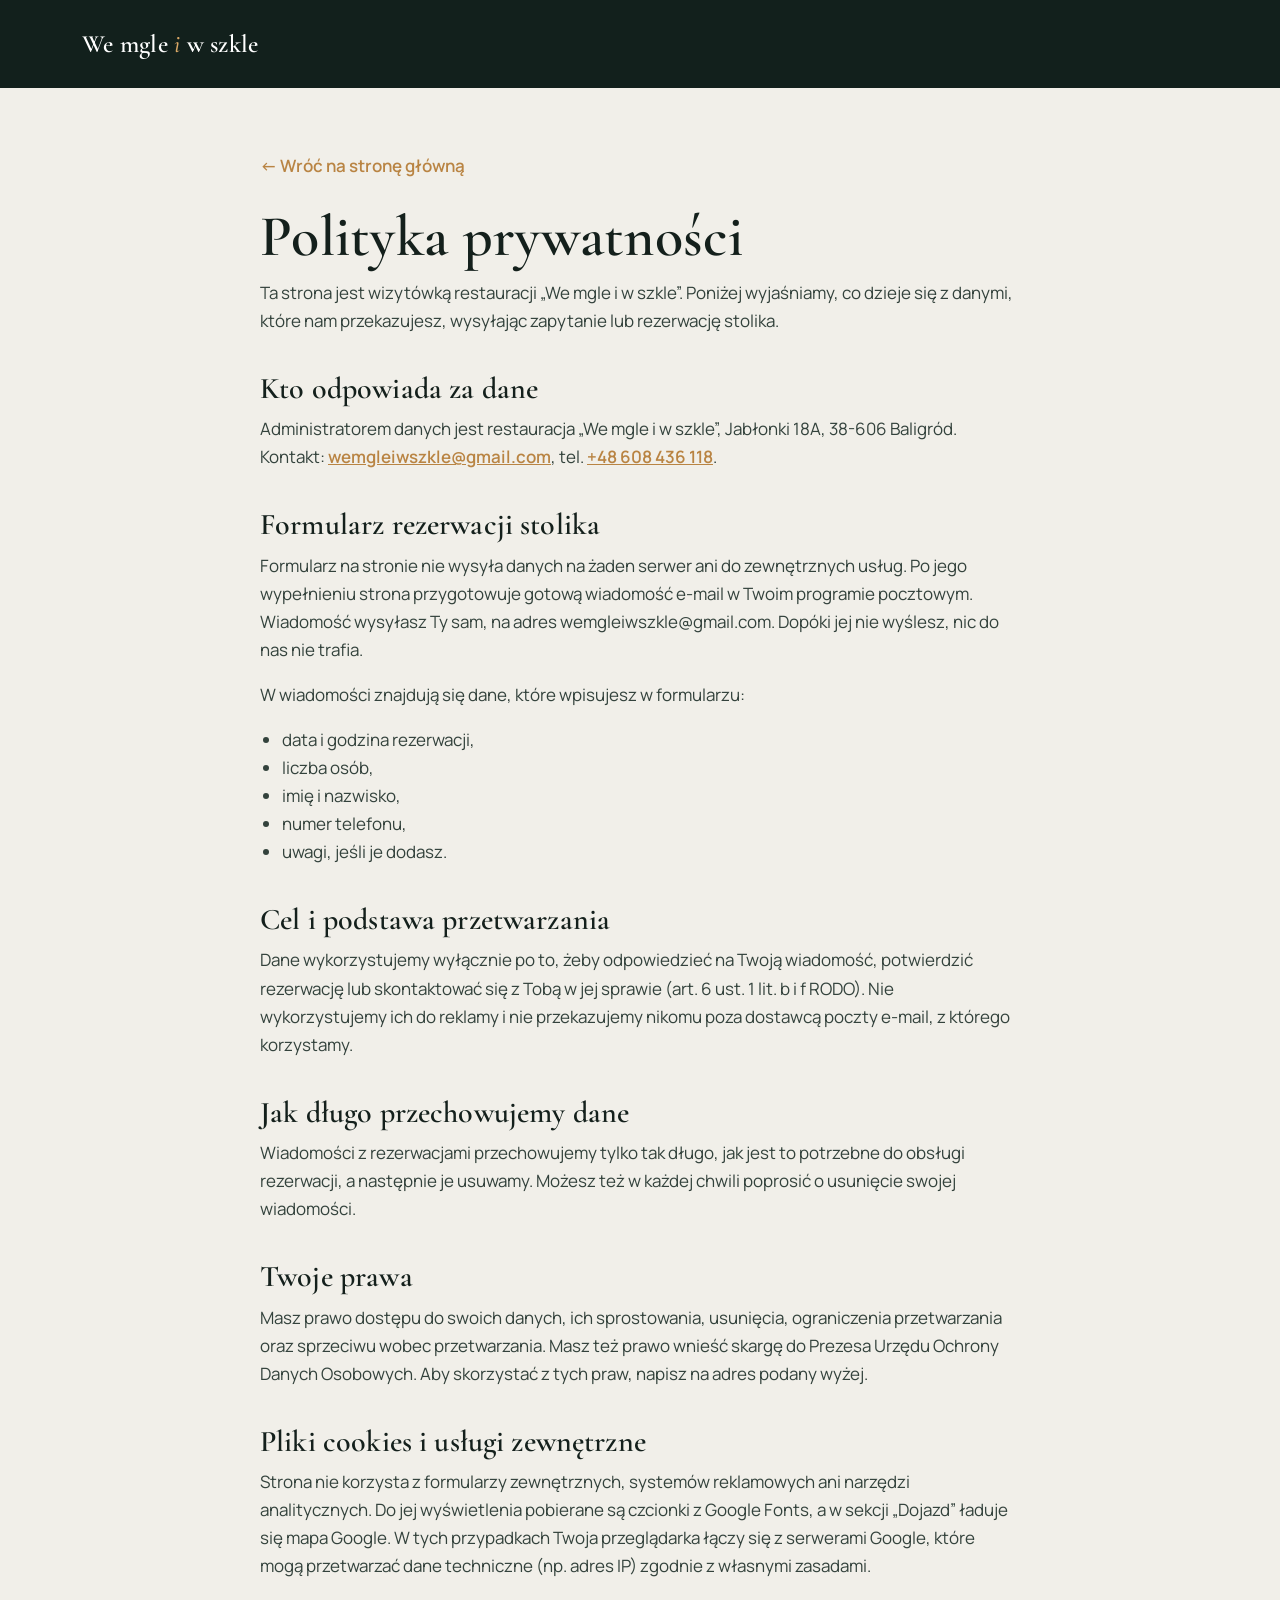
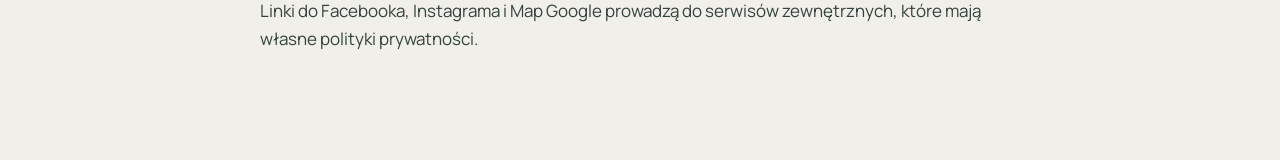
<file: privacy.html>
<!doctype html>
<html lang="pl">
<head>
<meta charset="utf-8">
<meta name="viewport" content="width=device-width, initial-scale=1">
<title>Polityka prywatności: We mgle i w szkle</title>
<meta name="description" content="Polityka prywatności strony restauracji We mgle i w szkle: jak przetwarzamy dane z formularza rezerwacji stolika.">
<meta name="robots" content="noindex">
<meta name="theme-color" content="#12201c">
<link rel="preconnect" href="https://fonts.googleapis.com">
<link rel="preconnect" href="https://fonts.gstatic.com" crossorigin>
<link href="https://fonts.googleapis.com/css2?family=Cormorant+Garamond:ital,wght@0,500;0,600;0,700;1,500;1,600&family=Manrope:wght@400;500;600;700&display=swap" rel="stylesheet">
<link rel="stylesheet" href="styles.css">
</head>
<body class="legal">
<header class="legal-top">
  <div class="wrap top-in">
    <a class="brand" href="index.html">We mgle <em>i</em> w szkle</a>
  </div>
</header>
<main class="wrap legal-body">
  <a class="legal-back" href="index.html">← Wróć na stronę główną</a>
  <h1>Polityka prywatności</h1>
  <p>Ta strona jest wizytówką restauracji „We mgle i w szkle”. Poniżej wyjaśniamy, co dzieje się z danymi, które nam przekazujesz, wysyłając zapytanie lub rezerwację stolika.</p>

  <h2>Kto odpowiada za dane</h2>
  <p>Administratorem danych jest restauracja „We mgle i w szkle”, Jabłonki 18A, 38-606 Baligród. Kontakt: <a href="mailto:wemgleiwszkle@gmail.com">wemgleiwszkle@gmail.com</a>, tel. <a href="tel:+48608436118">+48 608 436 118</a>.</p>

  <h2>Formularz rezerwacji stolika</h2>
  <p>Formularz na stronie nie wysyła danych na żaden serwer ani do zewnętrznych usług. Po jego wypełnieniu strona przygotowuje gotową wiadomość e-mail w Twoim programie pocztowym. Wiadomość wysyłasz Ty sam, na adres wemgleiwszkle@gmail.com. Dopóki jej nie wyślesz, nic do nas nie trafia.</p>
  <p>W wiadomości znajdują się dane, które wpisujesz w formularzu:</p>
  <ul>
    <li>data i godzina rezerwacji,</li>
    <li>liczba osób,</li>
    <li>imię i nazwisko,</li>
    <li>numer telefonu,</li>
    <li>uwagi, jeśli je dodasz.</li>
  </ul>

  <h2>Cel i podstawa przetwarzania</h2>
  <p>Dane wykorzystujemy wyłącznie po to, żeby odpowiedzieć na Twoją wiadomość, potwierdzić rezerwację lub skontaktować się z Tobą w jej sprawie (art. 6 ust. 1 lit. b i f RODO). Nie wykorzystujemy ich do reklamy i nie przekazujemy nikomu poza dostawcą poczty e-mail, z którego korzystamy.</p>

  <h2>Jak długo przechowujemy dane</h2>
  <p>Wiadomości z rezerwacjami przechowujemy tylko tak długo, jak jest to potrzebne do obsługi rezerwacji, a następnie je usuwamy. Możesz też w każdej chwili poprosić o usunięcie swojej wiadomości.</p>

  <h2>Twoje prawa</h2>
  <p>Masz prawo dostępu do swoich danych, ich sprostowania, usunięcia, ograniczenia przetwarzania oraz sprzeciwu wobec przetwarzania. Masz też prawo wnieść skargę do Prezesa Urzędu Ochrony Danych Osobowych. Aby skorzystać z tych praw, napisz na adres podany wyżej.</p>

  <h2>Pliki cookies i usługi zewnętrzne</h2>
  <p>Strona nie korzysta z formularzy zewnętrznych, systemów reklamowych ani narzędzi analitycznych. Do jej wyświetlenia pobierane są czcionki z Google Fonts, a w sekcji „Dojazd” ładuje się mapa Google. W tych przypadkach Twoja przeglądarka łączy się z serwerami Google, które mogą przetwarzać dane techniczne (np. adres IP) zgodnie z własnymi zasadami.</p>
  <p>Linki do Facebooka, Instagrama i Map Google prowadzą do serwisów zewnętrznych, które mają własne polityki prywatności.</p>
</main>
</body>
</html>
</file>
<file: styles.css>
:root{
  --ink:#0d1512;
  --pine:#12201c;
  --pine-2:#192b26;
  --moss:#2c473d;
  --mist:#d9e1dd;
  --mist-2:#aebcb6;
  --paper:#f1efe9;
  --paper-2:#e7e4db;
  --amber:#d9a766;
  --amber-d:#b98443;
  --text:#e8eeea;
  --text-dim:#a9b8b1;
  --line:rgba(217,225,221,.16);
  --serif:'Cormorant Garamond',Georgia,'Times New Roman',serif;
  --sans:'Manrope',system-ui,-apple-system,'Segoe UI',Roboto,Arial,sans-serif;
  --r:16px;
  --gut:20px;
  --callbar:64px;
}
*,*::before,*::after{box-sizing:border-box}
html{scroll-behavior:smooth;scroll-padding-top:76px;-webkit-text-size-adjust:100%}
body{margin:0;background:var(--ink);color:var(--text);font-family:var(--sans);font-size:17px;line-height:1.65;overflow-x:hidden;-webkit-font-smoothing:antialiased}
img{max-width:100%;height:auto;display:block}
a{color:inherit}
h1,h2,h3,h4{font-family:var(--serif);font-weight:600;line-height:1.08;margin:0;letter-spacing:.005em}
p{margin:0 0 1em}
ul{margin:0;padding:0;list-style:none}
.wrap{width:100%;max-width:1180px;margin-inline:auto;padding-inline:var(--gut)}
.skip{position:absolute;left:-999px;top:8px;background:var(--amber);color:var(--ink);padding:10px 16px;border-radius:8px;z-index:200;font-weight:700}
.skip:focus{left:8px}
:focus-visible{outline:3px solid var(--amber);outline-offset:3px;border-radius:6px}

/* ---------- buttons ---------- */
.btn{display:inline-flex;align-items:center;justify-content:center;min-height:50px;padding:0 28px;border-radius:999px;font-family:var(--sans);font-weight:700;font-size:15px;letter-spacing:.04em;text-decoration:none;border:1.5px solid transparent;cursor:pointer;transition:transform .2s,background .2s,color .2s,border-color .2s;text-align:center;line-height:1.2}
.btn-sm{min-height:44px;padding:0 20px;font-size:14px}
.btn-amber{background:var(--amber);color:#1a1307}
.btn-amber:hover{background:#e6b678;transform:translateY(-1px)}
.btn-ghost{border-color:rgba(232,238,234,.55);color:var(--text);background:rgba(255,255,255,.04);backdrop-filter:blur(6px)}
.btn-ghost:hover{background:rgba(255,255,255,.12);border-color:#fff}
.btn-dark{background:var(--pine);color:var(--text)}
.btn-dark:hover{background:var(--moss)}
.btn-block{width:100%}
.cta-row{display:flex;flex-wrap:wrap;gap:14px;margin-top:28px}

/* ---------- header ---------- */
.top{position:fixed;inset:0 0 auto 0;z-index:50;transition:background .3s,box-shadow .3s}
.top.solid{background:rgba(13,21,18,.82);backdrop-filter:blur(14px);-webkit-backdrop-filter:blur(14px);box-shadow:0 1px 0 var(--line)}
.top-in{display:flex;align-items:center;justify-content:space-between;min-height:68px}
.brand{font-family:var(--serif);font-size:25px;font-weight:600;text-decoration:none;color:#fff;letter-spacing:.01em;line-height:44px;display:inline-block;white-space:nowrap}
.brand em{font-style:italic;font-weight:500;color:var(--amber)}
.nav{display:flex;align-items:center;gap:26px}
.nav a:not(.btn){text-decoration:none;font-size:14px;font-weight:600;letter-spacing:.06em;text-transform:uppercase;color:var(--mist);padding:12px 2px;position:relative}
.nav a:not(.btn)::after{content:"";position:absolute;left:0;right:100%;bottom:4px;height:1.5px;background:var(--amber);transition:right .25s}
.nav a:not(.btn):hover::after{right:0}
.burger{display:none;width:48px;height:48px;border:0;background:transparent;cursor:pointer;padding:0;position:relative}
.burger span{position:absolute;left:12px;right:12px;height:2px;background:#fff;border-radius:2px;transition:transform .25s,opacity .2s,top .25s}
.burger span:nth-child(1){top:16px}.burger span:nth-child(2){top:23px}.burger span:nth-child(3){top:30px}
.burger[aria-expanded="true"] span:nth-child(1){top:23px;transform:rotate(45deg)}
.burger[aria-expanded="true"] span:nth-child(2){opacity:0}
.burger[aria-expanded="true"] span:nth-child(3){top:23px;transform:rotate(-45deg)}

/* ---------- hero ---------- */
.hero{position:relative;min-height:100svh;display:flex;align-items:flex-end;padding:120px 0 72px;overflow:hidden;isolation:isolate;background:var(--pine)}
.hero-bg{position:absolute;inset:0;width:100%;height:100%;object-fit:cover;object-position:60% 70%;z-index:-3;filter:saturate(.75) brightness(.78)}
.hero::before{content:"";position:absolute;inset:0;z-index:-1;background:
  linear-gradient(180deg,rgba(13,21,18,.55) 0%,rgba(13,21,18,.1) 35%,rgba(13,21,18,.55) 72%,var(--ink) 100%),
  linear-gradient(90deg,rgba(13,25,21,.7) 0%,rgba(13,25,21,0) 70%)}
.mist{position:absolute;left:-20%;width:140%;height:46%;z-index:-2;pointer-events:none;opacity:.5;filter:blur(36px);
  background:radial-gradient(ellipse at 30% 50%,rgba(220,230,226,.55),transparent 60%),radial-gradient(ellipse at 75% 40%,rgba(200,214,208,.45),transparent 55%)}
.m1{top:12%;animation:drift 38s ease-in-out infinite alternate}
.m2{bottom:6%;opacity:.38;animation:drift 52s ease-in-out infinite alternate-reverse}
@keyframes drift{from{transform:translateX(-6%)}to{transform:translateX(8%)}}
.hero-in{position:relative}
.kicker{font-family:var(--sans);font-size:13px;font-weight:700;letter-spacing:.22em;text-transform:uppercase;color:var(--amber);margin-bottom:14px}
.kicker-dark{color:var(--amber-d)}
.hero h1{font-size:clamp(54px,12.5vw,132px);font-weight:500;color:#fff;margin-bottom:22px;text-shadow:0 2px 40px rgba(0,0,0,.35)}
.hero h1 em,.sec h2 em{font-style:italic;font-weight:500;color:var(--amber)}
.lead{font-size:clamp(18px,2.4vw,22px);max-width:560px;color:#e3ebe7;line-height:1.55}
.hero-facts{display:flex;flex-wrap:wrap;gap:10px 28px;margin-top:44px;padding-top:24px;border-top:1px solid var(--line);font-size:15px;color:var(--mist)}
.hero-facts li{display:flex;align-items:center;gap:10px}
.hero-facts svg,.callbar svg{width:20px;height:20px;fill:none;stroke:var(--amber);stroke-width:1.8;stroke-linecap:round;stroke-linejoin:round;flex:none}

/* ---------- generic section ---------- */
.sec{padding:clamp(72px,10vw,132px) 0;position:relative}
.sec-dark{background:var(--ink)}
.sec-pine{background:var(--pine)}
.sec-signature{background:linear-gradient(180deg,var(--ink),var(--pine));padding-top:0}
.sec-paper{background:var(--paper);color:#1c2723}
.sec h2{font-size:clamp(36px,6vw,64px);font-weight:600;margin-bottom:22px;color:#fff}
.sec-paper h2{color:#14201c}
.sec-head{margin-bottom:44px;max-width:640px}
.sub{color:#5a6862;font-size:16px}
.center{text-align:center}

/* about */
.about{display:grid;gap:48px}
.about-text p{color:#cdd8d3;max-width:560px}
.pills{display:flex;flex-wrap:wrap;gap:10px;margin-top:26px}
.pills li{padding:9px 16px;border:1px solid var(--line);border-radius:999px;font-size:14px;color:var(--mist);background:rgba(255,255,255,.03)}
.about-photos{position:relative;display:grid;grid-template-columns:1.1fr .9fr;gap:14px;align-items:start}
.ph{margin:0;border-radius:var(--r);overflow:hidden;background:var(--pine-2);box-shadow:0 24px 60px -20px rgba(0,0,0,.6)}
.ph img{width:100%;height:100%;object-fit:cover}
.ph-a{aspect-ratio:3/4}
.ph-b{aspect-ratio:3/4;margin-top:56px}

/* signature */
.sig{display:grid;grid-template-columns:repeat(2,1fr);gap:14px}
.sig figure{margin:0;position:relative;border-radius:var(--r);overflow:hidden;aspect-ratio:3/4;background:var(--pine-2)}
.sig img{width:100%;height:100%;object-fit:cover;transition:transform .8s}
.sig li:hover img{transform:scale(1.05)}
.sig figcaption{position:absolute;left:0;right:0;bottom:0;padding:48px 16px 14px;background:linear-gradient(0deg,rgba(8,14,12,.88),transparent);display:flex;justify-content:space-between;align-items:baseline;gap:8px;font-family:var(--serif);font-size:20px;line-height:1.15;color:#fff}
.sig figcaption b{font-family:var(--sans);font-size:14px;font-weight:700;color:var(--amber);white-space:nowrap}

/* menu */
.mgroup{font-size:clamp(30px,5vw,44px);margin:48px 0 18px;color:#14201c;padding-bottom:14px;border-bottom:1.5px solid rgba(20,32,28,.18)}
.mgroup:first-of-type{margin-top:8px}
.chips{display:flex;gap:8px;overflow-x:auto;padding:4px 0 14px;margin-bottom:10px;scrollbar-width:thin;-webkit-overflow-scrolling:touch}
.chips a{flex:none;display:inline-flex;align-items:center;min-height:44px;padding:0 18px;border-radius:999px;background:#fff;border:1px solid rgba(20,32,28,.16);color:#1c2723;text-decoration:none;font-size:14px;font-weight:600;white-space:nowrap}
.chips a:hover{background:var(--pine);color:#fff;border-color:var(--pine)}
.mgrid{columns:1;column-gap:56px}
.mcat{break-inside:avoid;margin:0 0 40px;padding-top:6px}
.mcat h4{font-size:30px;color:var(--amber-d);font-style:italic;font-weight:600;margin-bottom:8px;padding-bottom:10px;border-bottom:1px solid rgba(20,32,28,.14)}
.mlist li{display:grid;grid-template-columns:1fr auto;column-gap:16px;padding:13px 0;border-bottom:1px dotted rgba(20,32,28,.22)}
.mlist li:last-child{border-bottom:0}
.mn{font-weight:700;font-size:16.5px;line-height:1.35;color:#14201c}
.mp{font-weight:700;font-size:16px;color:#14201c;white-space:nowrap;text-align:right;font-variant-numeric:tabular-nums}
.md{grid-column:1/-1;color:#55635d;font-size:14.5px;line-height:1.5;margin-top:3px;padding-right:8px}

/* fog / reservation */
.sec-fog{isolation:isolate;overflow:hidden;background:var(--pine)}
.fog-bg{position:absolute;inset:0;width:100%;height:100%;object-fit:cover;object-position:30% 80%;z-index:-2;filter:saturate(.6) brightness(.5)}
.sec-fog::before{content:"";position:absolute;inset:0;z-index:-1;background:linear-gradient(180deg,var(--paper) 0,rgba(13,21,18,.8) 4%,rgba(13,21,18,.55) 50%,var(--ink) 100%)}
.sec-fog::before{background:linear-gradient(180deg,rgba(13,21,18,.9) 0,rgba(13,21,18,.55) 30%,rgba(13,21,18,.7) 100%)}
.rez{display:grid;gap:40px}
.rez-text p{color:#d4ded9;max-width:520px}
.bigtel{display:inline-flex;align-items:center;min-height:48px;font-family:var(--serif);font-size:clamp(32px,6vw,44px);font-weight:600;color:var(--amber);text-decoration:none;margin:4px 0 26px}
.glass{background:rgba(18,32,28,.55);border:1px solid rgba(217,225,221,.2);border-radius:20px;backdrop-filter:blur(16px) saturate(1.1);-webkit-backdrop-filter:blur(16px) saturate(1.1);box-shadow:0 30px 70px -30px rgba(0,0,0,.7),inset 0 1px 0 rgba(255,255,255,.08)}
.hours{padding:24px 26px;max-width:460px}
.hours h3{font-size:28px;margin-bottom:12px;color:#fff}
.hours dl{margin:0}
.hours dl div{display:flex;justify-content:space-between;gap:16px;padding:8px 0;border-bottom:1px solid var(--line);font-size:15.5px}
.hours dt{color:var(--mist-2)}
.hours dd{margin:0;font-weight:700;font-variant-numeric:tabular-nums}
.hours .note{font-size:14px;color:var(--text-dim);margin:14px 0 0}
.rform{padding:26px 22px;display:grid;gap:16px;align-self:start}
.rform label{display:grid;gap:7px;font-size:13px;font-weight:700;letter-spacing:.08em;text-transform:uppercase;color:var(--mist)}
.row2{display:grid;gap:16px}
.rform input,.rform textarea{width:100%;min-height:50px;padding:12px 14px;border-radius:12px;border:1.5px solid rgba(217,225,221,.28);background:rgba(8,14,12,.55);color:#fff;font:500 16px/1.4 var(--sans);letter-spacing:0;text-transform:none;color-scheme:dark}
.rform textarea{resize:vertical;min-height:96px}
.rform input::placeholder,.rform textarea::placeholder{color:#7f908a}
.rform input:focus,.rform textarea:focus{outline:none;border-color:var(--amber);box-shadow:0 0 0 3px rgba(217,167,102,.25)}
.rform input[aria-invalid="true"]{border-color:#e7836b}
.form-err{margin:0;padding:12px 14px;border-radius:10px;background:rgba(231,131,107,.15);border:1px solid rgba(231,131,107,.5);color:#ffd9d0;font-size:14.5px}
.form-note{font-size:13px;color:var(--text-dim);margin:0;line-height:1.5}
.form-note a{color:var(--amber)}

/* concert */
.concert{display:grid;gap:40px;align-items:center}
.ph-c{aspect-ratio:4/5;max-width:460px;width:100%;margin-inline:auto}
.concert-text p{color:#cdd8d3;max-width:540px}

/* gallery */
.gallery{columns:2;column-gap:12px}
.gallery li{break-inside:avoid;margin-bottom:12px}
.gbtn{display:block;width:100%;padding:0;border:0;background:var(--pine-2);border-radius:14px;overflow:hidden;cursor:zoom-in;position:relative}
.gbtn img{width:100%;height:auto;transition:transform .7s,filter .4s}
.gbtn:hover img{transform:scale(1.04);filter:brightness(1.08)}

/* opinions */
.rating{display:flex;align-items:center;flex-wrap:wrap;gap:6px 18px;margin-bottom:36px}
.score{font-family:var(--serif);font-size:clamp(64px,11vw,96px);font-weight:600;line-height:.9;color:#14201c}
.stars svg{width:150px;height:28px;fill:var(--amber-d)}
.stars .half{fill:url(#halfgrad)}
.rating-sub{color:#55635d;font-size:16px}
.quotes{display:grid;gap:18px;margin-bottom:38px}
.quotes li{background:#fff;border-radius:var(--r);padding:28px 26px;box-shadow:0 18px 40px -26px rgba(20,32,28,.4);border:1px solid rgba(20,32,28,.08);position:relative}
.quotes li::before{content:"“";position:absolute;top:2px;left:20px;font-family:var(--serif);font-size:74px;line-height:1;color:var(--amber)}
.quotes blockquote{margin:18px 0 16px;font-family:var(--serif);font-size:22px;line-height:1.35;color:#1c2723}
.quotes cite{font-style:normal;font-weight:700;font-size:14px;letter-spacing:.06em;text-transform:uppercase;color:var(--amber-d)}

/* directions */
.dojazd{display:grid;gap:40px;align-items:center}
address{font-style:normal;font-size:20px;line-height:1.5;margin-bottom:20px;color:#fff}
.doj-text p{color:#cdd8d3;max-width:520px}
.contact-list{margin:0 0 26px}
.contact-list a{display:inline-flex;align-items:center;min-height:44px;font-weight:600;color:var(--amber);text-decoration:none;font-size:18px}
.map{border-radius:20px;overflow:hidden;border:1px solid var(--line);min-height:320px;background:var(--pine-2);box-shadow:0 30px 70px -30px #000}
.map iframe{display:block;width:100%;height:100%;min-height:340px;border:0;filter:grayscale(.55) contrast(1.05) brightness(.92)}

/* footer */
.foot{background:#080e0c;border-top:1px solid var(--line);padding:60px 0 28px}
.foot-in{display:grid;gap:36px}
.foot p{color:var(--text-dim);margin:8px 0 0}
.foot-col{display:grid;gap:2px;align-content:start}
.foot-col h3{font-family:var(--sans);font-size:12.5px;letter-spacing:.2em;text-transform:uppercase;color:var(--amber);margin-bottom:8px}
.foot-col a,.foot-col span{display:flex;align-items:center;min-height:44px;color:var(--mist);text-decoration:none;font-size:16px}
.foot-col a:hover{color:var(--amber)}
.foot-bot{margin-top:34px;padding-top:22px;border-top:1px solid var(--line);color:var(--text-dim);font-size:14px}

/* call bar */
.callbar{display:none}

/* lightbox */
.lightbox{border:0;padding:0;background:transparent;max-width:96vw;max-height:94vh;overflow:visible}
.lightbox::backdrop{background:rgba(5,9,8,.9);backdrop-filter:blur(6px)}
.lightbox img{max-width:96vw;max-height:90vh;width:auto;height:auto;border-radius:12px;margin:auto}
.lb-close{position:fixed;top:12px;right:12px;width:48px;height:48px;border-radius:50%;border:0;background:rgba(255,255,255,.16);color:#fff;font-size:30px;line-height:1;cursor:pointer;z-index:2}

/* reveal */
.js .reveal{opacity:0;transform:translateY(22px);transition:opacity .9s ease,transform .9s ease}
.js .reveal.in{opacity:1;transform:none}

/* privacy page */
.legal{background:var(--paper);color:#1c2723;min-height:100vh}
.legal-top{background:var(--pine);padding:10px 0}
.legal-body{padding:56px 0 90px;max-width:760px}
.legal-body h1{font-size:clamp(38px,7vw,58px);color:#14201c;margin-bottom:10px}
.legal-body h2{font-size:30px;margin:38px 0 10px;color:#14201c}
.legal-body p,.legal-body li{color:#33423c}
.legal-body ul{list-style:disc;padding-left:22px;margin-bottom:1em}
.legal-body a{color:var(--amber-d);font-weight:600}
.legal-back{display:inline-flex;align-items:center;min-height:44px;margin-bottom:18px;text-decoration:none;font-weight:700;color:var(--amber-d)}

/* ---------- tablet+ ---------- */
@media (min-width:640px){
  .row2{grid-template-columns:1fr 1fr}
  .sig{grid-template-columns:repeat(4,1fr)}
  .gallery{columns:3}
  .quotes{grid-template-columns:repeat(3,1fr)}
  .foot-in{grid-template-columns:1.4fr 1fr 1fr}
}
@media (min-width:900px){
  :root{--gut:32px}
  .mgrid{columns:2}
  .about{grid-template-columns:1fr 1fr;gap:72px;align-items:center}
  .rez{grid-template-columns:1fr 1fr;gap:64px;align-items:start}
  .concert{grid-template-columns:.8fr 1.2fr;gap:80px}
  .dojazd{grid-template-columns:.9fr 1.1fr;gap:64px}
  .map,.map iframe{min-height:440px}
  .gallery{columns:4}
  .rform{padding:34px 32px}
}

/* ---------- phones ---------- */
@media (max-width:880px){
  .burger{display:block}
  .nav{position:fixed;inset:68px 0 auto 0;flex-direction:column;align-items:stretch;gap:0;padding:12px var(--gut) 24px;background:rgba(13,21,18,.97);backdrop-filter:blur(16px);border-bottom:1px solid var(--line);transform:translateY(-12px);opacity:0;visibility:hidden;transition:opacity .25s,transform .25s,visibility .25s}
  .nav.open{opacity:1;transform:none;visibility:visible}
  .nav a:not(.btn){font-size:16px;padding:0;min-height:52px;display:flex;align-items:center;border-bottom:1px solid var(--line)}
  .nav a:not(.btn)::after{display:none}
  .nav-cta{margin-top:18px;min-height:52px}
  .top{background:rgba(13,21,18,.55);backdrop-filter:blur(10px);-webkit-backdrop-filter:blur(10px)}
  body{padding-bottom:var(--callbar)}
  .callbar{display:grid;grid-template-columns:1fr 1fr;gap:10px;position:fixed;left:0;right:0;bottom:0;z-index:60;padding:8px 12px calc(8px + env(safe-area-inset-bottom));background:rgba(13,21,18,.92);backdrop-filter:blur(14px);-webkit-backdrop-filter:blur(14px);border-top:1px solid var(--line)}
  .callbar a{display:flex;align-items:center;justify-content:center;gap:9px;min-height:48px;border-radius:999px;font-weight:700;font-size:15.5px;text-decoration:none;letter-spacing:.03em}
  .cb-call{background:var(--amber);color:#1a1307}
  .cb-call svg{stroke:#1a1307}
  .cb-book{border:1.5px solid rgba(232,238,234,.5);color:#fff}
  .hero{padding-bottom:56px}
  .about-photos{grid-template-columns:1fr 1fr}
  .ph-b{margin-top:36px}
}
@media (max-width:420px){
  body{font-size:16.5px}
  .brand{font-size:22px}
  .btn{padding:0 22px}
  .cta-row .btn{flex:1 1 100%}
  .mp{font-size:15px}
  .sig figcaption{font-size:18px;padding-inline:12px}
  .rform{padding:22px 16px}
}
@media (prefers-reduced-motion:reduce){
  html{scroll-behavior:auto}
  .mist{animation:none}
  .js .reveal{opacity:1;transform:none;transition:none}
  *{transition-duration:.01ms!important}
}

/* overrides */
.gallery{columns:auto;display:grid;grid-template-columns:repeat(2,1fr);gap:10px}
.gallery li{margin:0}
.gbtn{aspect-ratio:4/5}
.gbtn img{height:100%;object-fit:cover}
@media (min-width:640px){.gallery{grid-template-columns:repeat(4,1fr);gap:12px}}
@media (min-width:1100px){.gallery{grid-template-columns:repeat(5,1fr)}}
.fog-bg{filter:saturate(.7) brightness(.8)}
.sec-fog::before{background:linear-gradient(180deg,rgba(13,21,18,.75) 0,rgba(13,21,18,.35) 35%,rgba(13,21,18,.6) 100%)}
.top.solid .brand{font-size:23px}
.nb{white-space:nowrap}
.rez{grid-template-areas:"txt" "frm" "hrs"}
.rez-text{grid-area:txt}.rform{grid-area:frm}.hours{grid-area:hrs}
@media (min-width:900px){
  .rez{grid-template-columns:1fr 1fr;grid-template-areas:"txt frm" "hrs frm";align-items:start}
  .rez-text p{margin-bottom:.4em}
}
@media (max-width:880px){.hero{padding-bottom:96px}}
@media (min-width:900px){.rez{row-gap:8px}}
</file>
